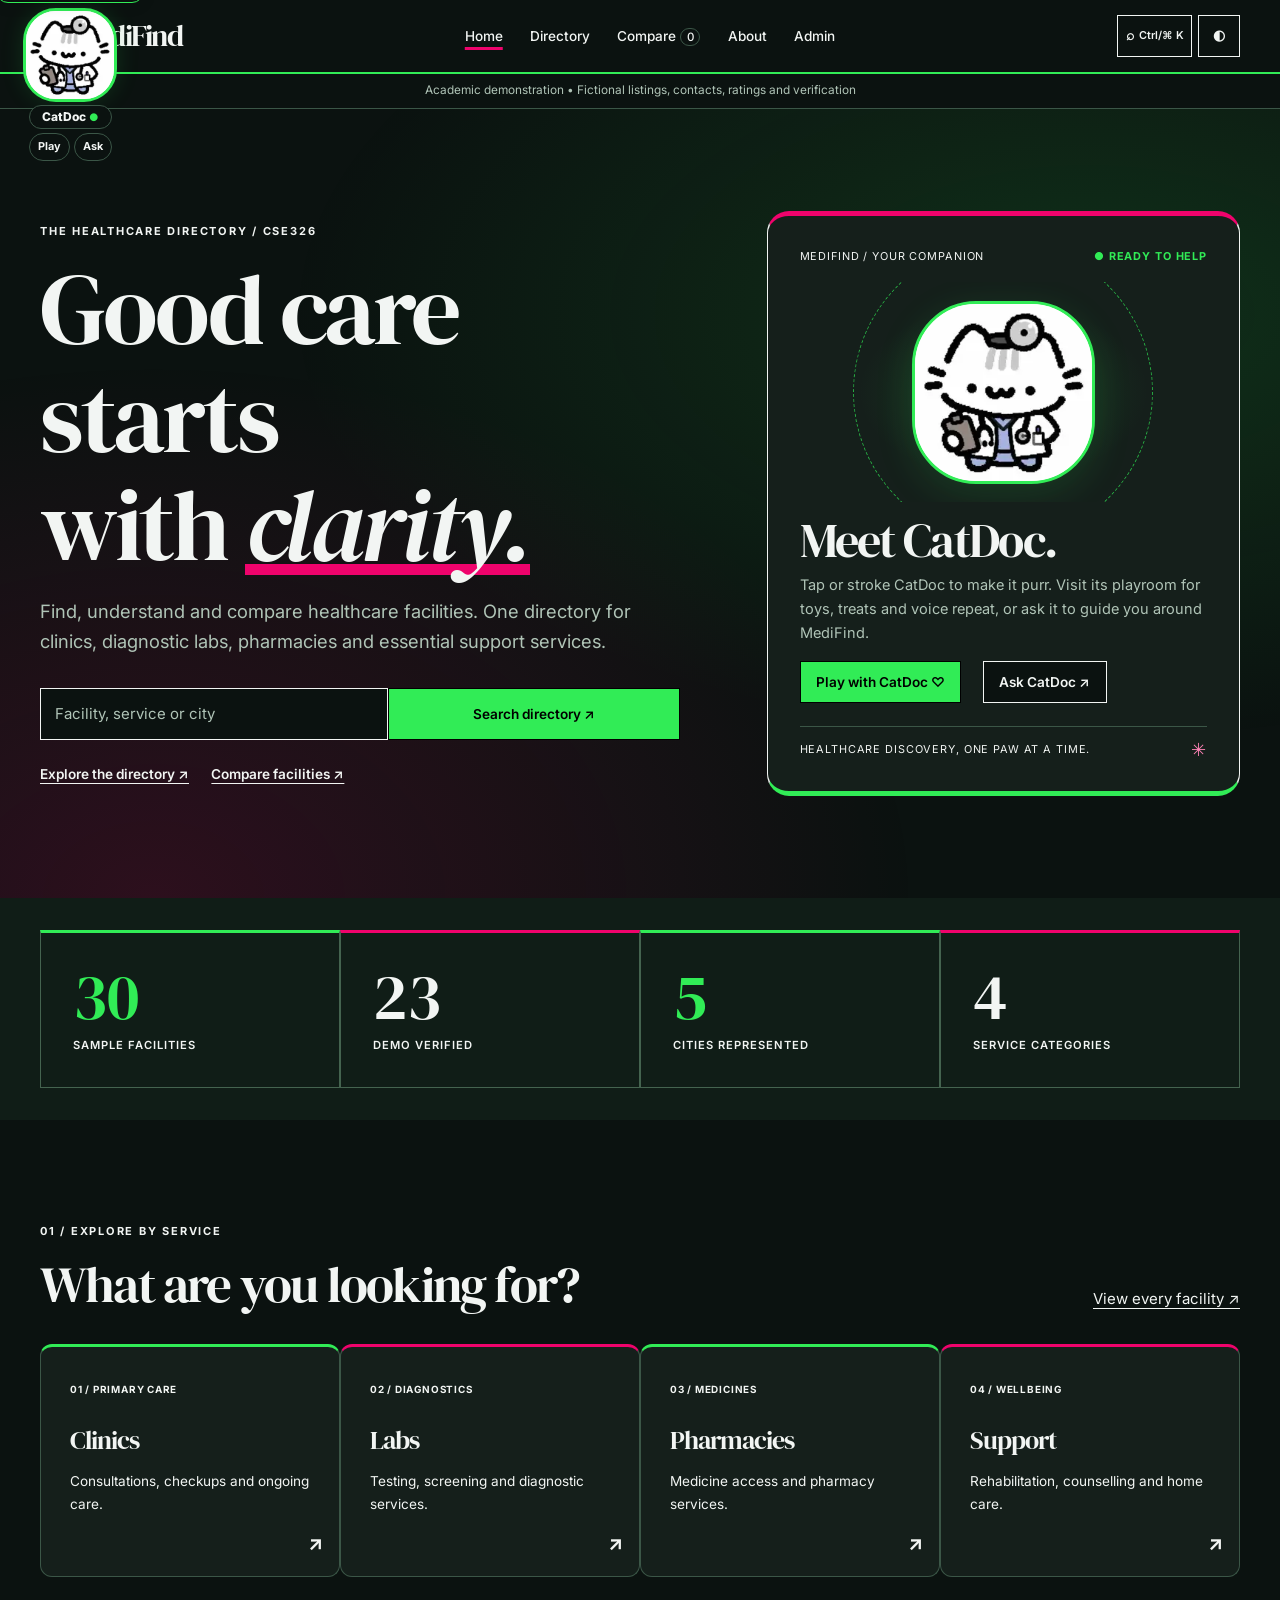
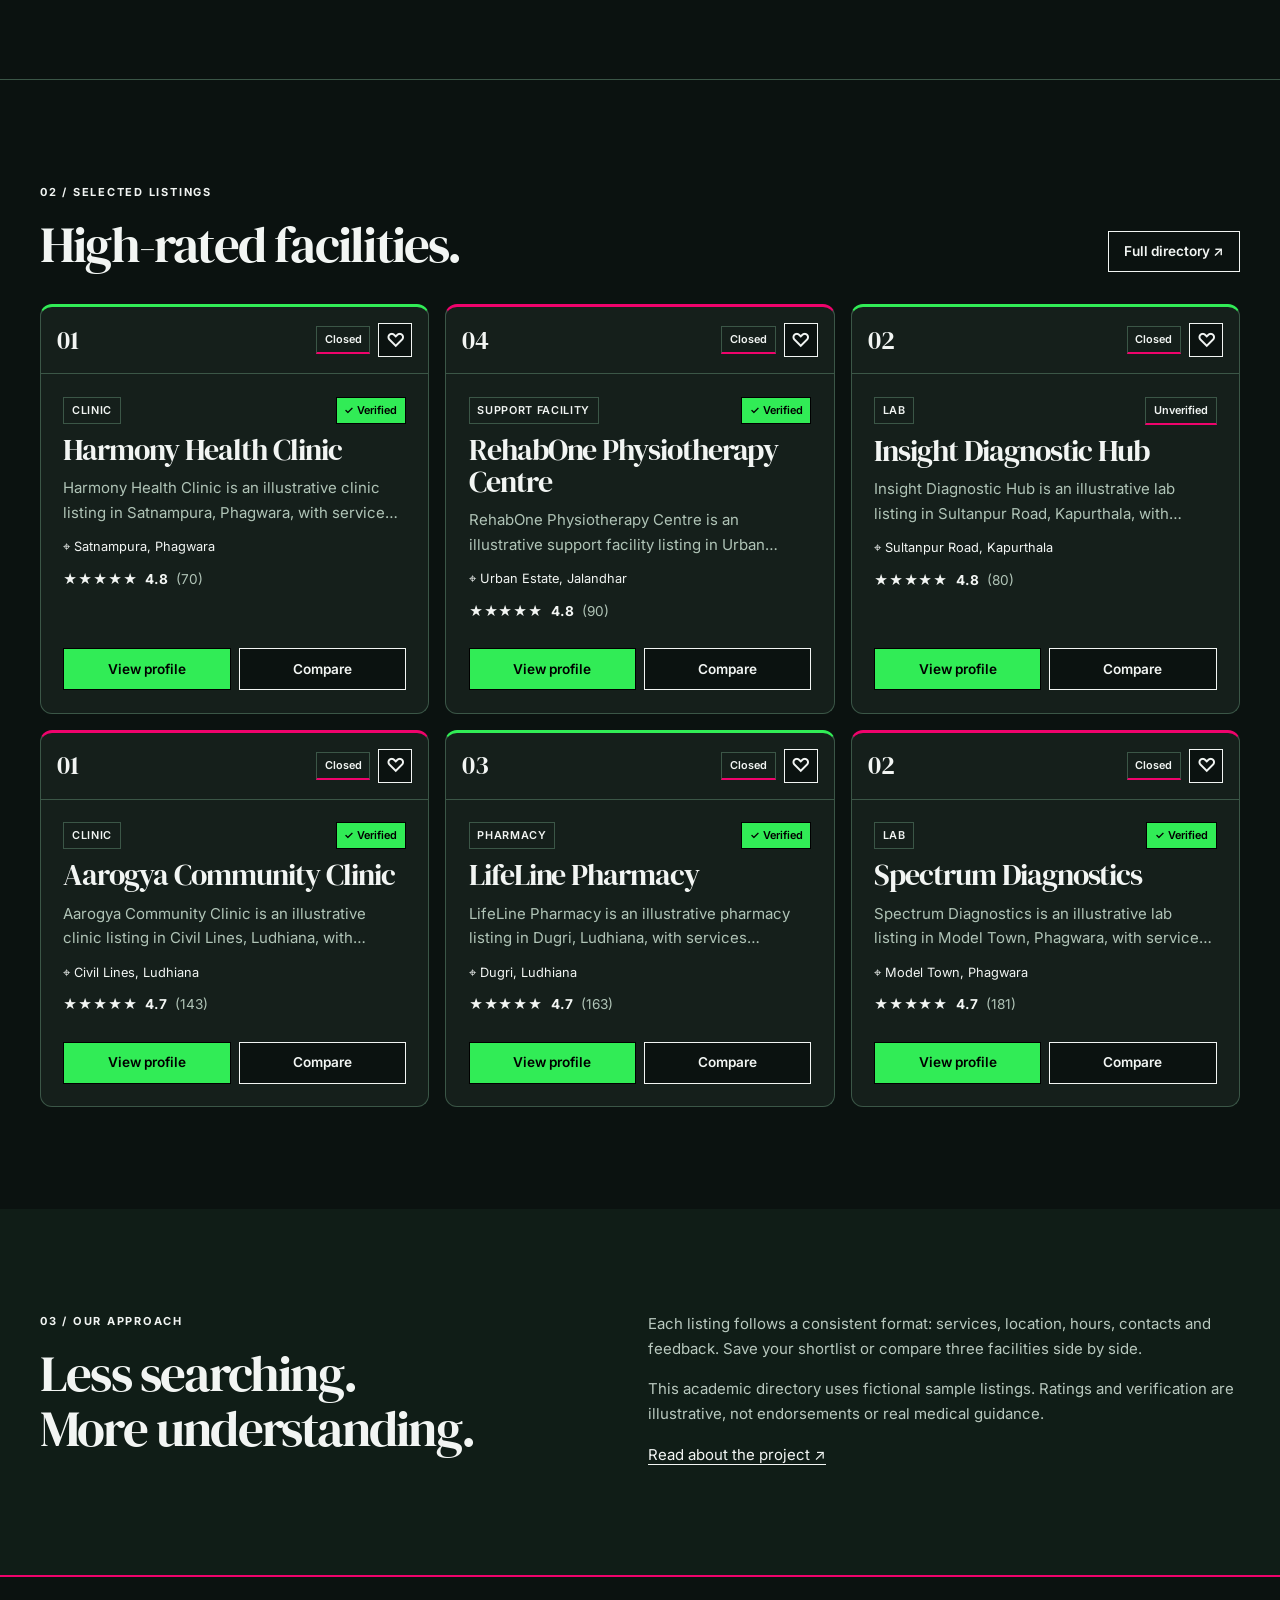
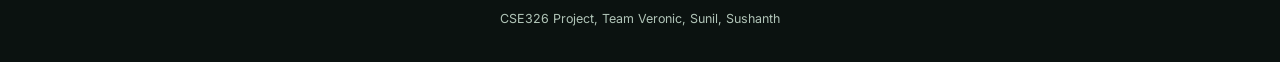
<file: index.html>
<!DOCTYPE html>
<html lang="en" data-theme="dark" data-base=".">
<head>
  <meta charset="UTF-8">
  <meta name="viewport" content="width=device-width, initial-scale=1.0">
  <meta name="description" content="Explore and compare healthcare resources with MediFind, a CSE326 demonstration directory.">
  <meta name="theme-color" content="#0B1210">
  <title>MediFind — A clearer way to find care</title>
  <link rel="stylesheet" href="css/style.css">
</head>
<body>
  <header class="site-header" data-site-header></header>
  <main id="main" class="main">
    <section class="hero">
      <div class="container hero-grid">
        <div class="hero-copy reveal">
          <span class="kicker">The healthcare directory / CSE326</span>
          <h1>Good care starts<br>with <em>clarity.</em></h1>
          <p>Find, understand and compare healthcare facilities. One directory for clinics, diagnostic labs, pharmacies and essential support services.</p>
          <form class="hero-search" data-hero-search role="search">
            <input type="search" aria-label="Search MediFind" placeholder="Facility, service or city">
            <button class="btn btn-primary" type="submit">Search directory ↗</button>
          </form>
          <div class="hero-actions"><a href="pages/directory.html">Explore the directory ↗</a><a href="pages/compare.html">Compare facilities ↗</a></div>
        </div>
        <aside class="hero-visual catdoc-hero reveal" aria-label="Meet CatDoc">
          <div class="visual-top"><span>MEDIFIND / YOUR COMPANION</span><span class="catdoc-online">● Ready to help</span></div>
          <div class="catdoc-stage"><div class="catdoc-orbit" aria-hidden="true"></div><img src="assets/catdoc.webp" width="240" height="240" alt="CatDoc, a cute doctor cat holding a clipboard and wearing a stethoscope"></div><h2>Meet CatDoc.</h2><p>Tap or stroke CatDoc to make it purr. Visit its playroom for toys, treats and voice repeat, or ask it to guide you around MediFind.</p><div class="hero-actions"><button class="btn btn-primary" type="button" data-pet-open>Play with CatDoc ♡</button><button class="btn" type="button" data-catdoc-open>Ask CatDoc ↗</button></div>
          <div class="visual-bottom"><span>Healthcare discovery, one paw at a time.</span><span>✳</span></div>
        </aside>
      </div>
    </section>
    <section class="inverse-section section-tight" aria-label="Directory statistics">
      <div class="container stats-grid reveal">
        <div class="stat-card"><strong data-counter="facilities">30</strong><span>Sample facilities</span></div>
        <div class="stat-card"><strong data-counter="verified">—</strong><span>Demo verified</span></div>
        <div class="stat-card"><strong data-counter="cities">—</strong><span>Cities represented</span></div>
        <div class="stat-card"><strong data-counter="categories">4</strong><span>Service categories</span></div>
      </div>
    </section>
    <section class="section"><div class="container">
      <div class="section-heading reveal"><div><span class="kicker">01 / Explore by service</span><h2>What are you looking for?</h2></div><a href="pages/directory.html">View every facility ↗</a></div>
      <div class="category-grid">
        <a class="category-tile reveal" href="pages/directory.html?category=Clinic"><span>01 / PRIMARY CARE</span><h3>Clinics</h3><p>Consultations, checkups and ongoing care.</p><b aria-hidden="true">↗</b></a>
        <a class="category-tile reveal" href="pages/directory.html?category=Lab"><span>02 / DIAGNOSTICS</span><h3>Labs</h3><p>Testing, screening and diagnostic services.</p><b aria-hidden="true">↗</b></a>
        <a class="category-tile reveal" href="pages/directory.html?category=Pharmacy"><span>03 / MEDICINES</span><h3>Pharmacies</h3><p>Medicine access and pharmacy services.</p><b aria-hidden="true">↗</b></a>
        <a class="category-tile reveal" href="pages/directory.html?category=Support%20Facility"><span>04 / WELLBEING</span><h3>Support</h3><p>Rehabilitation, counselling and home care.</p><b aria-hidden="true">↗</b></a>
      </div>
    </div></section>
    <section class="section feature-section"><div class="container">
      <div class="section-heading reveal"><div><span class="kicker">02 / Selected listings</span><h2>High-rated facilities.</h2></div><a class="btn btn-ghost" href="pages/directory.html">Full directory ↗</a></div>
      <div class="cards-grid" data-featured><div class="skeleton"></div><div class="skeleton"></div><div class="skeleton"></div></div>
    </div></section>
    <section class="section inverse-section"><div class="container about-grid reveal">
      <div><span class="kicker">03 / Our approach</span><h2>Less searching.<br>More understanding.</h2></div>
      <div><p>Each listing follows a consistent format: services, location, hours, contacts and feedback. Save your shortlist or compare three facilities side by side.</p><p>This academic directory uses fictional sample listings. Ratings and verification are illustrative, not endorsements or real medical guidance.</p><a href="pages/about.html">Read about the project ↗</a></div>
    </div></section>
  </main>
  <footer class="site-footer" data-site-footer></footer>
  <script type="module" src="js/app.js"></script>
  <script type="module" src="js/home.js"></script>
</body>
</html>
</file>
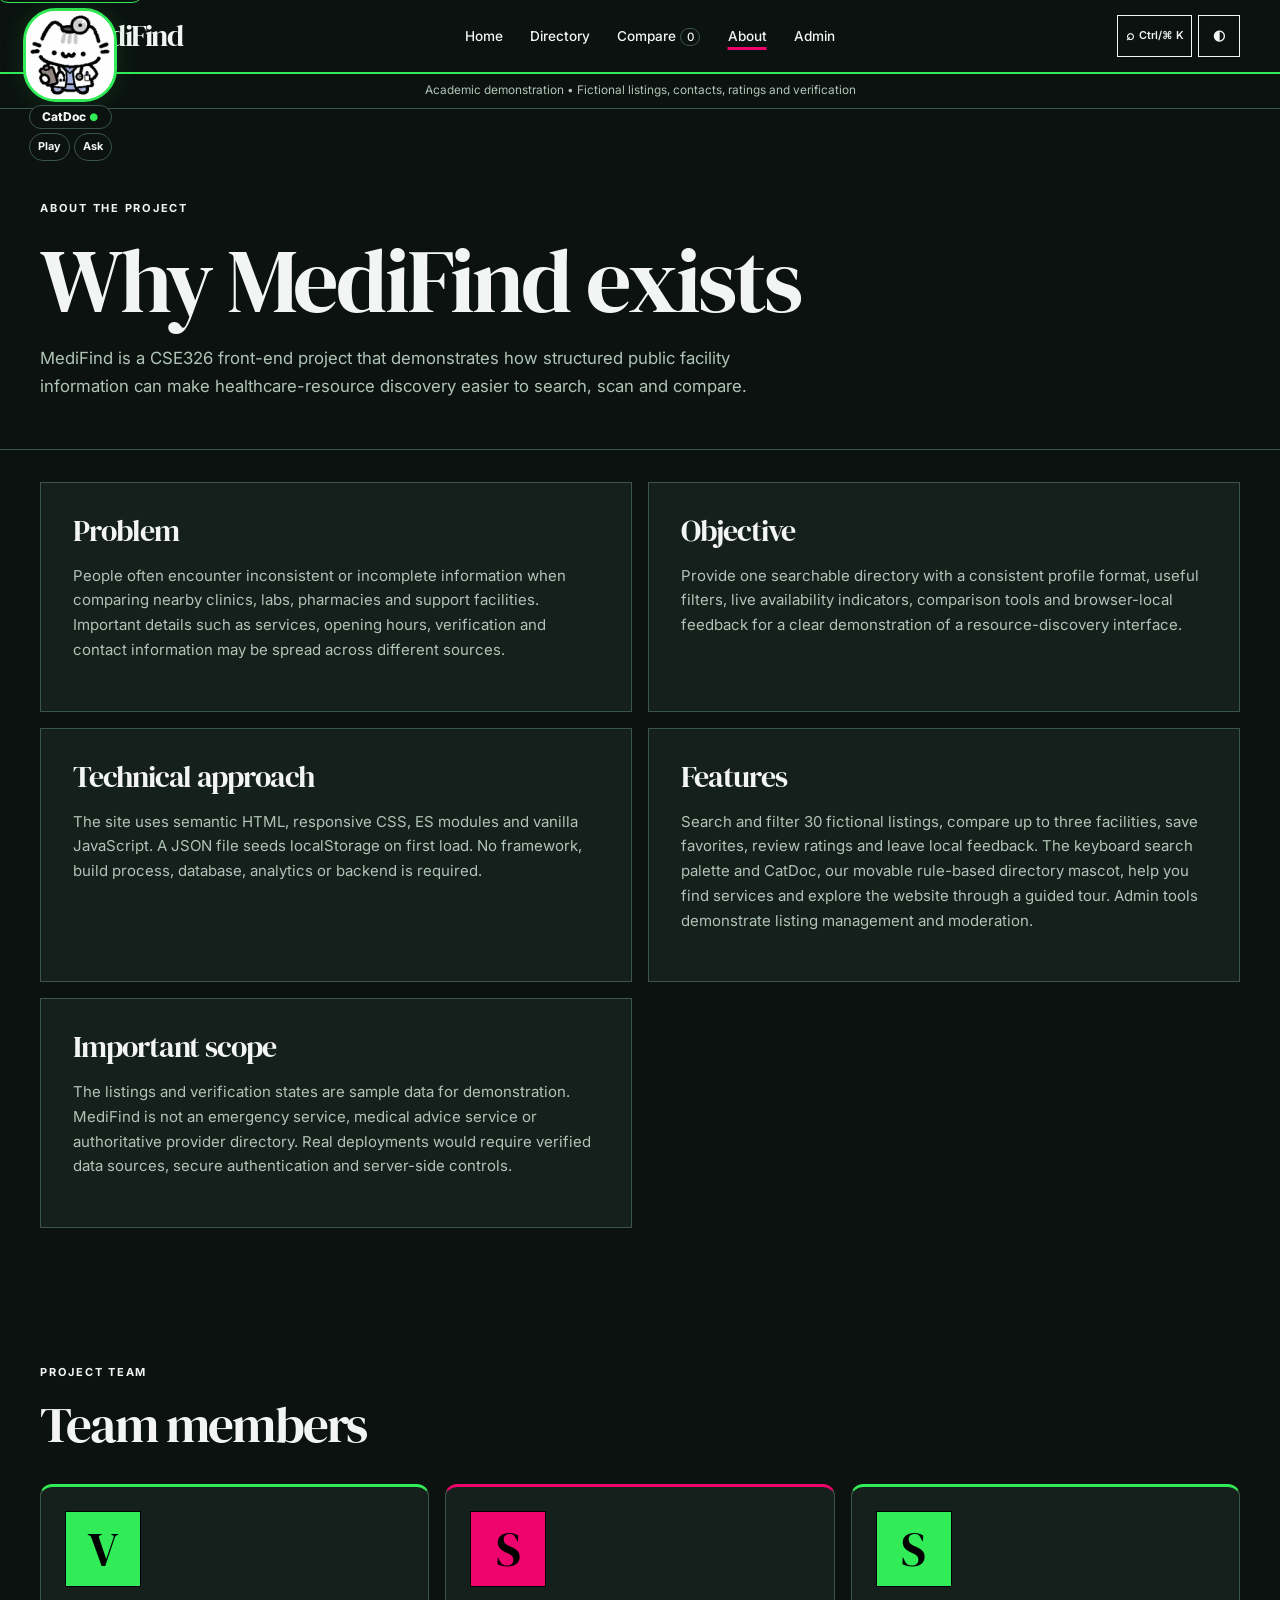
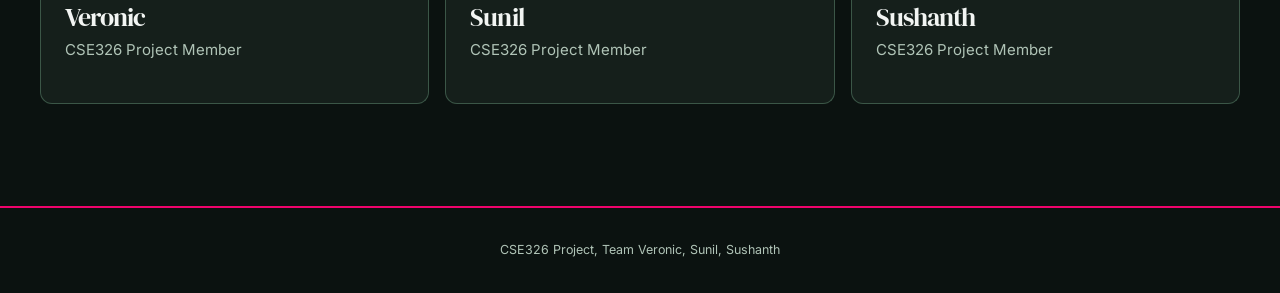
<file: pages/about.html>
<!DOCTYPE html>
<html lang="en" data-theme="dark" data-base="..">
<head>

  <meta charset="UTF-8">
  <meta name="viewport" content="width=device-width, initial-scale=1.0">
  <meta name="description" content="MediFind is a CSE326 health facility resource directory for comparing clinics, labs, pharmacies and support facilities.">
  <meta name="theme-color" content="#0B1210">

  <title>About · MediFind</title>
  <link rel="stylesheet" href="../css/style.css">
</head>
<body>
  <header class="site-header" data-site-header></header>
  <main class="main" id="main">
    <section class="page-hero"><div class="container"><span class="kicker">About the project</span><h1 class="">Why MediFind exists</h1><p>MediFind is a CSE326 front-end project that demonstrates how structured public facility information can make healthcare-resource discovery easier to search, scan and compare.</p></div></section>
    <section class="section-tight"><div class="container about-grid">
      <article class="panel reveal"><h2>Problem</h2><p class="muted">People often encounter inconsistent or incomplete information when comparing nearby clinics, labs, pharmacies and support facilities. Important details such as services, opening hours, verification and contact information may be spread across different sources.</p></article>
      <article class="panel reveal"><h2>Objective</h2><p class="muted">Provide one searchable directory with a consistent profile format, useful filters, live availability indicators, comparison tools and browser-local feedback for a clear demonstration of a resource-discovery interface.</p></article>
      <article class="panel reveal"><h2>Technical approach</h2><p class="muted">The site uses semantic HTML, responsive CSS, ES modules and vanilla JavaScript. A JSON file seeds localStorage on first load. No framework, build process, database, analytics or backend is required.</p></article>
      <article class="panel reveal"><h2>Features</h2><p class="muted">Search and filter 30 fictional listings, compare up to three facilities, save favorites, review ratings and leave local feedback. The keyboard search palette and CatDoc, our movable rule-based directory mascot, help you find services and explore the website through a guided tour. Admin tools demonstrate listing management and moderation.</p></article><article class="panel reveal"><h2>Important scope</h2><p class="muted">The listings and verification states are sample data for demonstration. MediFind is not an emergency service, medical advice service or authoritative provider directory. Real deployments would require verified data sources, secure authentication and server-side controls.</p></article>
    </div></section>
    <section class="section"><div class="container"><div class="section-heading reveal"><div><span class="kicker">Project team</span><h2>Team members</h2></div></div><div class="team-grid"><article class="team-card reveal"><div class="avatar-placeholder" aria-hidden="true">V</div><h3>Veronic</h3><p class="muted">CSE326 Project Member</p></article><article class="team-card reveal"><div class="avatar-placeholder" aria-hidden="true">S</div><h3>Sunil</h3><p class="muted">CSE326 Project Member</p></article><article class="team-card reveal"><div class="avatar-placeholder" aria-hidden="true">S</div><h3>Sushanth</h3><p class="muted">CSE326 Project Member</p></article></div></div></section>
  </main>
  <footer class="site-footer" data-site-footer></footer>
  <script type="module" src="../js/app.js"></script>
</body>
</html>
</file>
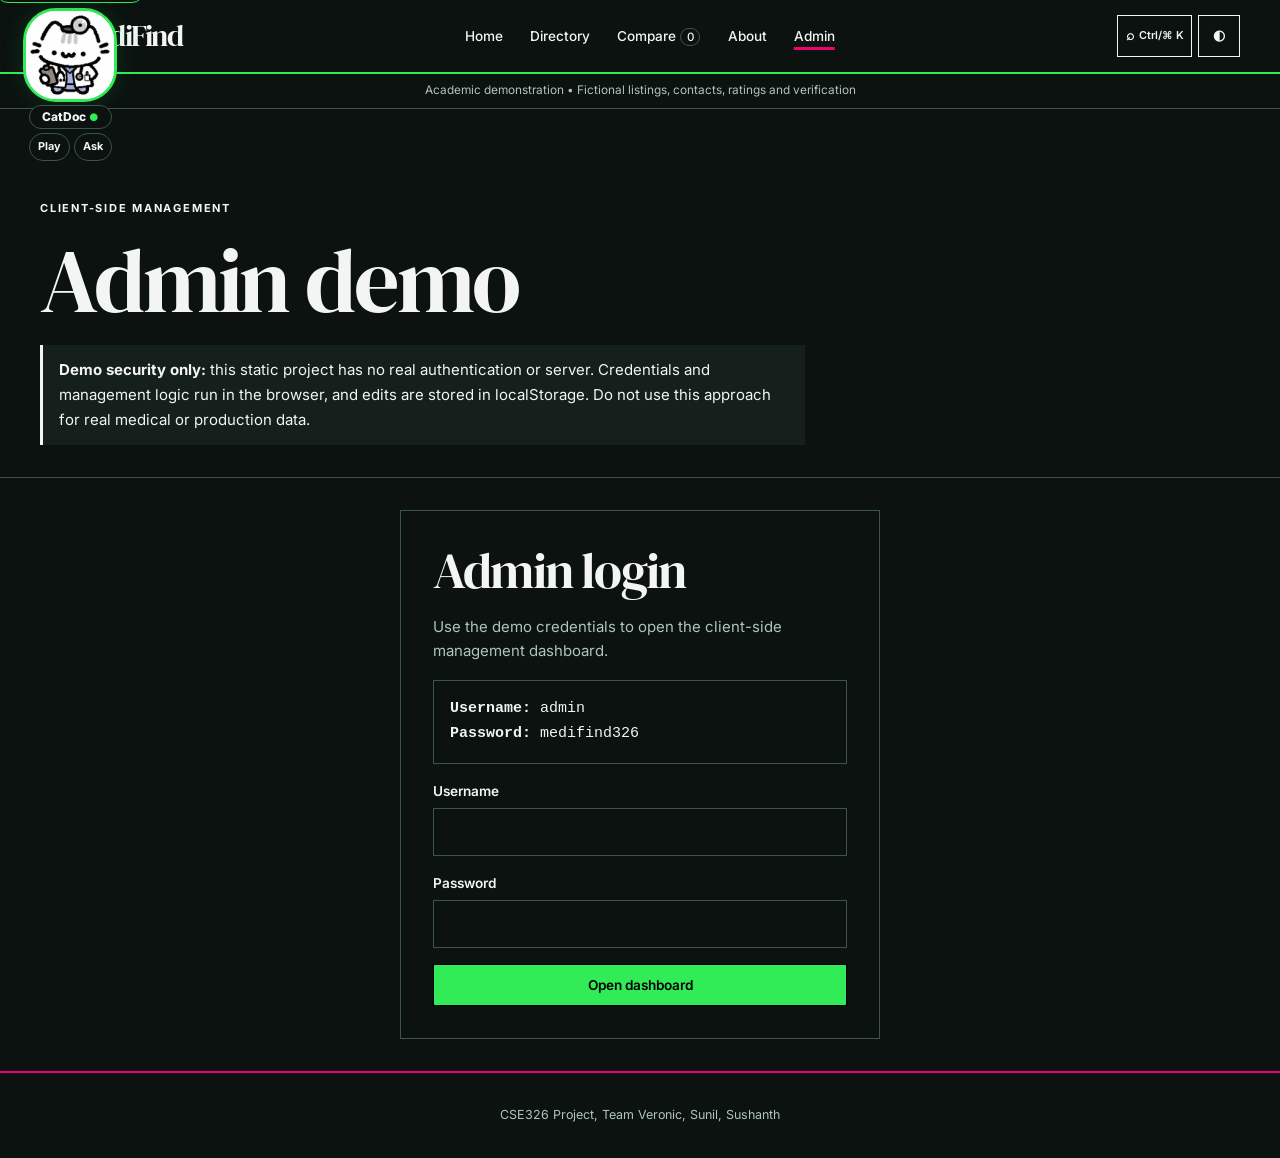
<file: pages/admin.html>
<!DOCTYPE html>
<html lang="en" data-theme="dark" data-base="..">
<head>

  <meta charset="UTF-8">
  <meta name="viewport" content="width=device-width, initial-scale=1.0">
  <meta name="description" content="MediFind is a CSE326 health facility resource directory for comparing clinics, labs, pharmacies and support facilities.">
  <meta name="theme-color" content="#0B1210">

  <title>Admin demo · MediFind</title>
  <link rel="stylesheet" href="../css/style.css">
</head>
<body>
  <header class="site-header" data-site-header></header>
  <main class="main" id="main">
    <section class="page-hero"><div class="container"><span class="kicker">Client-side management</span><h1 class="">Admin demo</h1><div class="admin-warning"><strong>Demo security only:</strong> this static project has no real authentication or server. Credentials and management logic run in the browser, and edits are stored in localStorage. Do not use this approach for real medical or production data.</div></div></section>

    <section class="section-tight" data-admin-login><div class="container"><div class="login-card"><h2>Admin login</h2><p class="muted">Use the demo credentials to open the client-side management dashboard.</p><div class="credentials"><strong>Username:</strong> admin<br><strong>Password:</strong> medifind326</div><form><label>Username<input name="username" autocomplete="username" required></label><label>Password<input name="password" type="password" autocomplete="current-password" required></label><button class="btn btn-primary" type="submit">Open dashboard</button></form></div></div></section>

    <section class="section-tight" data-admin-dashboard hidden><div class="container">
      <div class="admin-toolbar"><div><h2>Facility management</h2><p class="muted">Add, edit, delete, verify and moderate browser-local demo content.</p></div><div><button class="btn btn-primary" data-add-facility>＋ Add facility</button> <button class="btn btn-ghost" data-admin-logout>Log out</button></div></div>
      <div class="admin-stats"><div class="stat-card"><strong data-admin-stat="facilities">0</strong><span>Facilities</span></div><div class="stat-card"><strong data-admin-stat="verified">0</strong><span>Verified</span></div><div class="stat-card"><strong data-admin-stat="feedback">0</strong><span>Local feedback</span></div></div>
      <div class="section-tight"><div class="table-wrap"><table class="admin-table"><thead><tr><th>Facility</th><th>Category</th><th>City</th><th>Rating</th><th>Verification</th><th>Actions</th></tr></thead><tbody data-admin-table></tbody></table></div></div>
      <div class="about-grid"><section class="panel"><h2>Feedback moderation</h2><div data-feedback-admin></div></section><section class="panel"><h2>Reset demo</h2><p class="muted">Restore the original 30 JSON facilities and remove local edits, favorites, comparisons and feedback stored in this browser.</p><button class="btn btn-ghost" data-reset-demo>Reset all demo data</button></section></div>
    </div></section>

    <dialog class="editor-dialog" id="facility-editor" aria-labelledby="editor-title"><form method="dialog"><div class="dialog-head"><h2 id="editor-title" data-editor-title>Add facility</h2><button type="button" class="icon-btn" data-close-editor aria-label="Close">×</button></div><div class="form-grid">
      <label>Name<input name="name" required></label><label>Category<select name="category"><option>Clinic</option><option>Lab</option><option>Pharmacy</option><option>Support Facility</option></select></label>
      <label>Area<input name="area" required></label><label>City<input name="city" required></label>
      <label class="full">Address<input name="address" required></label><label>Phone<input name="phone" required></label><label>Email<input name="email" type="email" required></label>
      <label>Website<input name="website" type="url" required placeholder="https://example.com"></label>
      <label class="full">Services, comma-separated<input name="services" required></label><label class="full">Description<textarea name="description" rows="3" required></textarea></label>
      <p class="full muted">Hours format: 09:00-18:00, 24 Hours or Closed (IST).</p><label>Mon hours<input name="Mon" value="09:00-18:00" required></label><label>Tue hours<input name="Tue" value="09:00-18:00" required></label><label>Wed hours<input name="Wed" value="09:00-18:00" required></label><label>Thu hours<input name="Thu" value="09:00-18:00" required></label><label>Fri hours<input name="Fri" value="09:00-18:00" required></label><label>Sat hours<input name="Sat" value="09:00-18:00" required></label><label>Sun hours<input name="Sun" value="Closed" required></label><label class="toggle-chip"><input name="verified" type="checkbox"> Verified</label>
    </div><div class="dialog-actions"><button class="btn btn-primary" type="submit">Save facility</button></div></form></dialog>
  </main>
  <footer class="site-footer" data-site-footer></footer>
  <script type="module" src="../js/app.js"></script>
  <script type="module" src="../js/admin.js"></script>
</body>
</html>
</file>
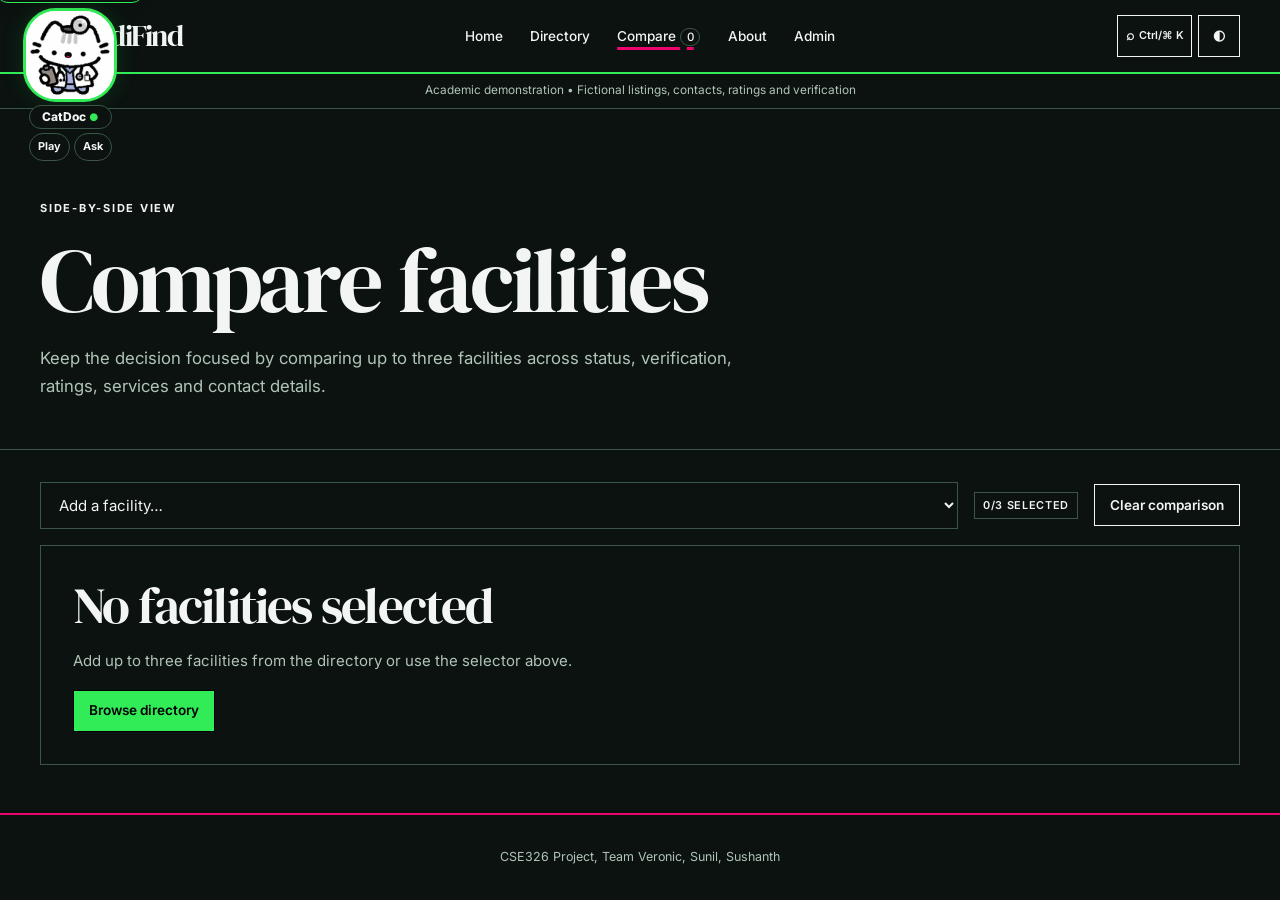
<file: pages/compare.html>
<!DOCTYPE html>
<html lang="en" data-theme="dark" data-base="..">
<head>

  <meta charset="UTF-8">
  <meta name="viewport" content="width=device-width, initial-scale=1.0">
  <meta name="description" content="MediFind is a CSE326 health facility resource directory for comparing clinics, labs, pharmacies and support facilities.">
  <meta name="theme-color" content="#0B1210">

  <title>Compare facilities · MediFind</title>
  <link rel="stylesheet" href="../css/style.css">
</head>
<body>
  <header class="site-header" data-site-header></header>
  <main class="main" id="main">
    <section class="page-hero"><div class="container"><span class="kicker">Side-by-side view</span><h1 class="">Compare facilities</h1><p>Keep the decision focused by comparing up to three facilities across status, verification, ratings, services and contact details.</p></div></section>
    <section class="section-tight"><div class="container">
      <div class="compare-controls"><select id="compare-picker" aria-label="Add a facility to compare"><option value="">Loading…</option></select><span class="category-chip" data-compare-limit>0/3 selected</span><button class="btn btn-ghost" type="button" data-clear-compare>Clear comparison</button></div>
      <div data-compare-root></div>
    </div></section>
  </main>
  <footer class="site-footer" data-site-footer></footer>
  <script type="module" src="../js/app.js"></script>
  <script type="module" src="../js/compare.js"></script>
</body>
</html>
</file>
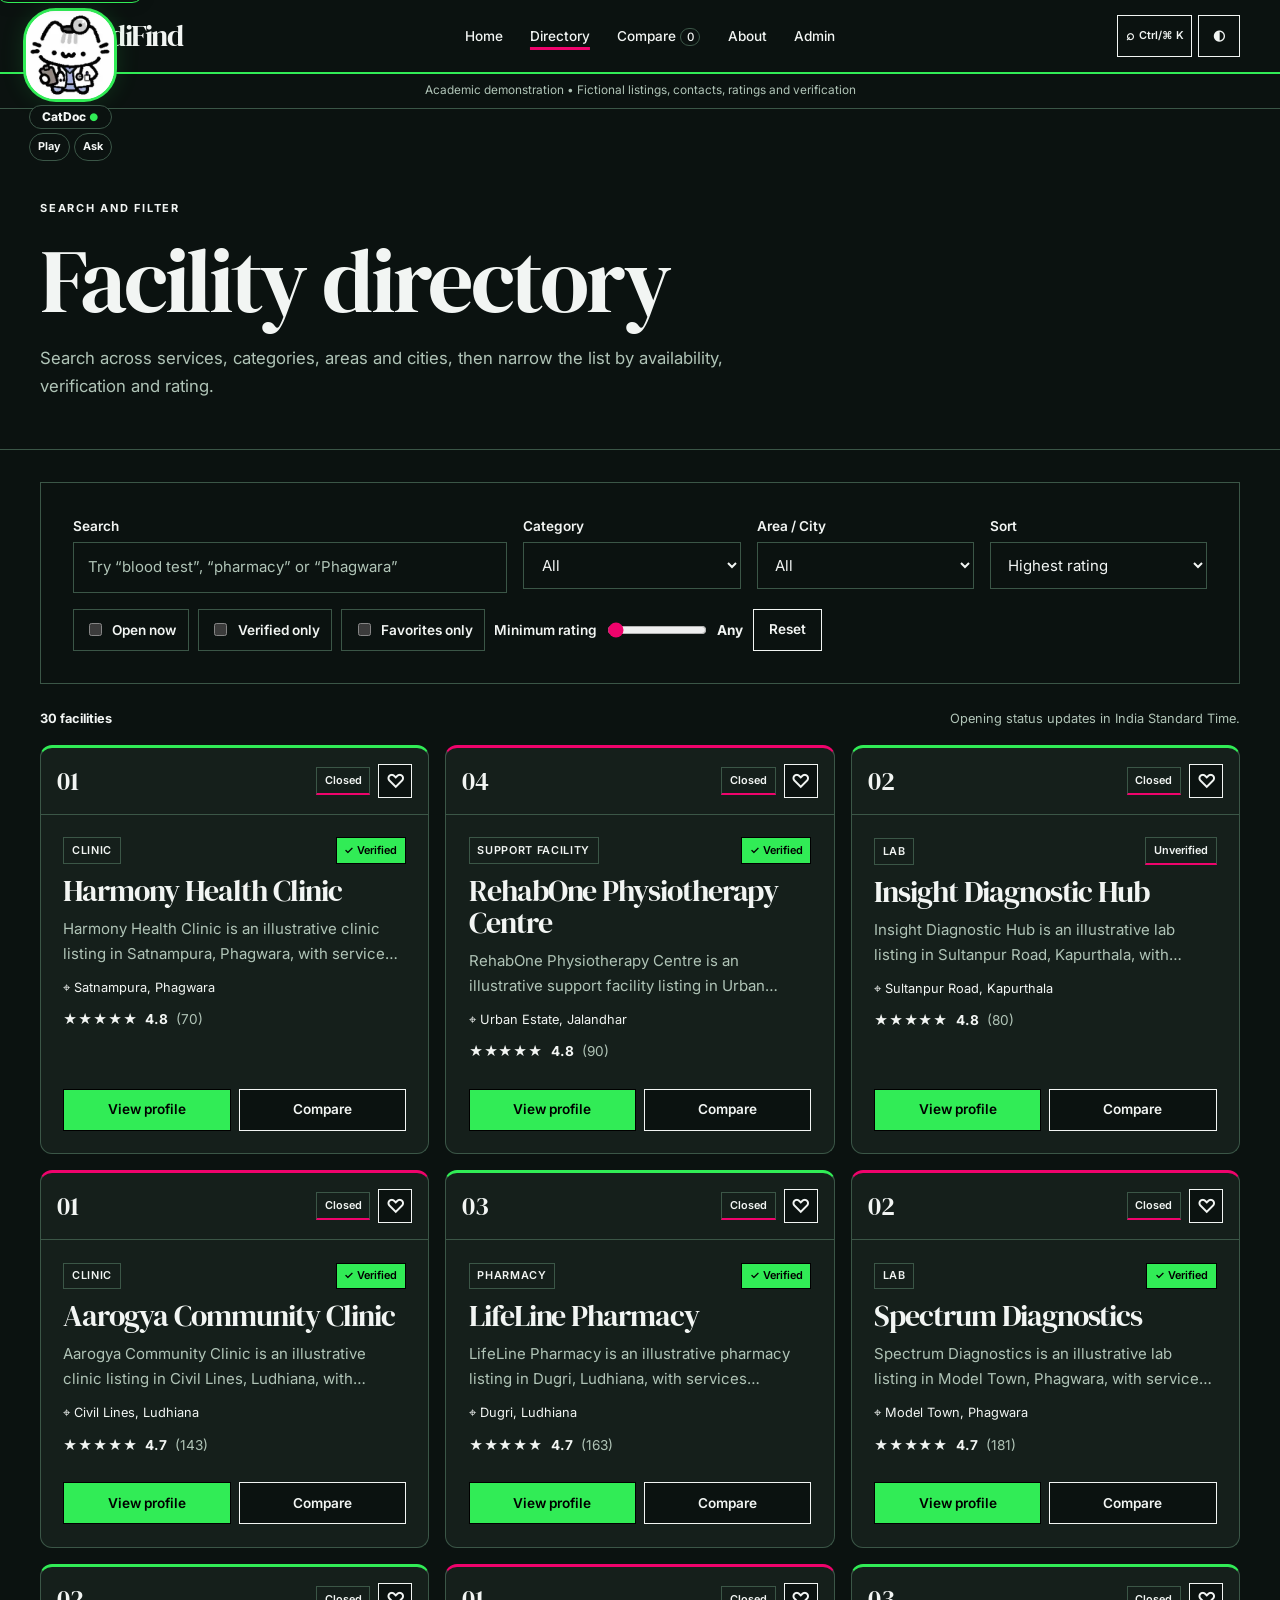
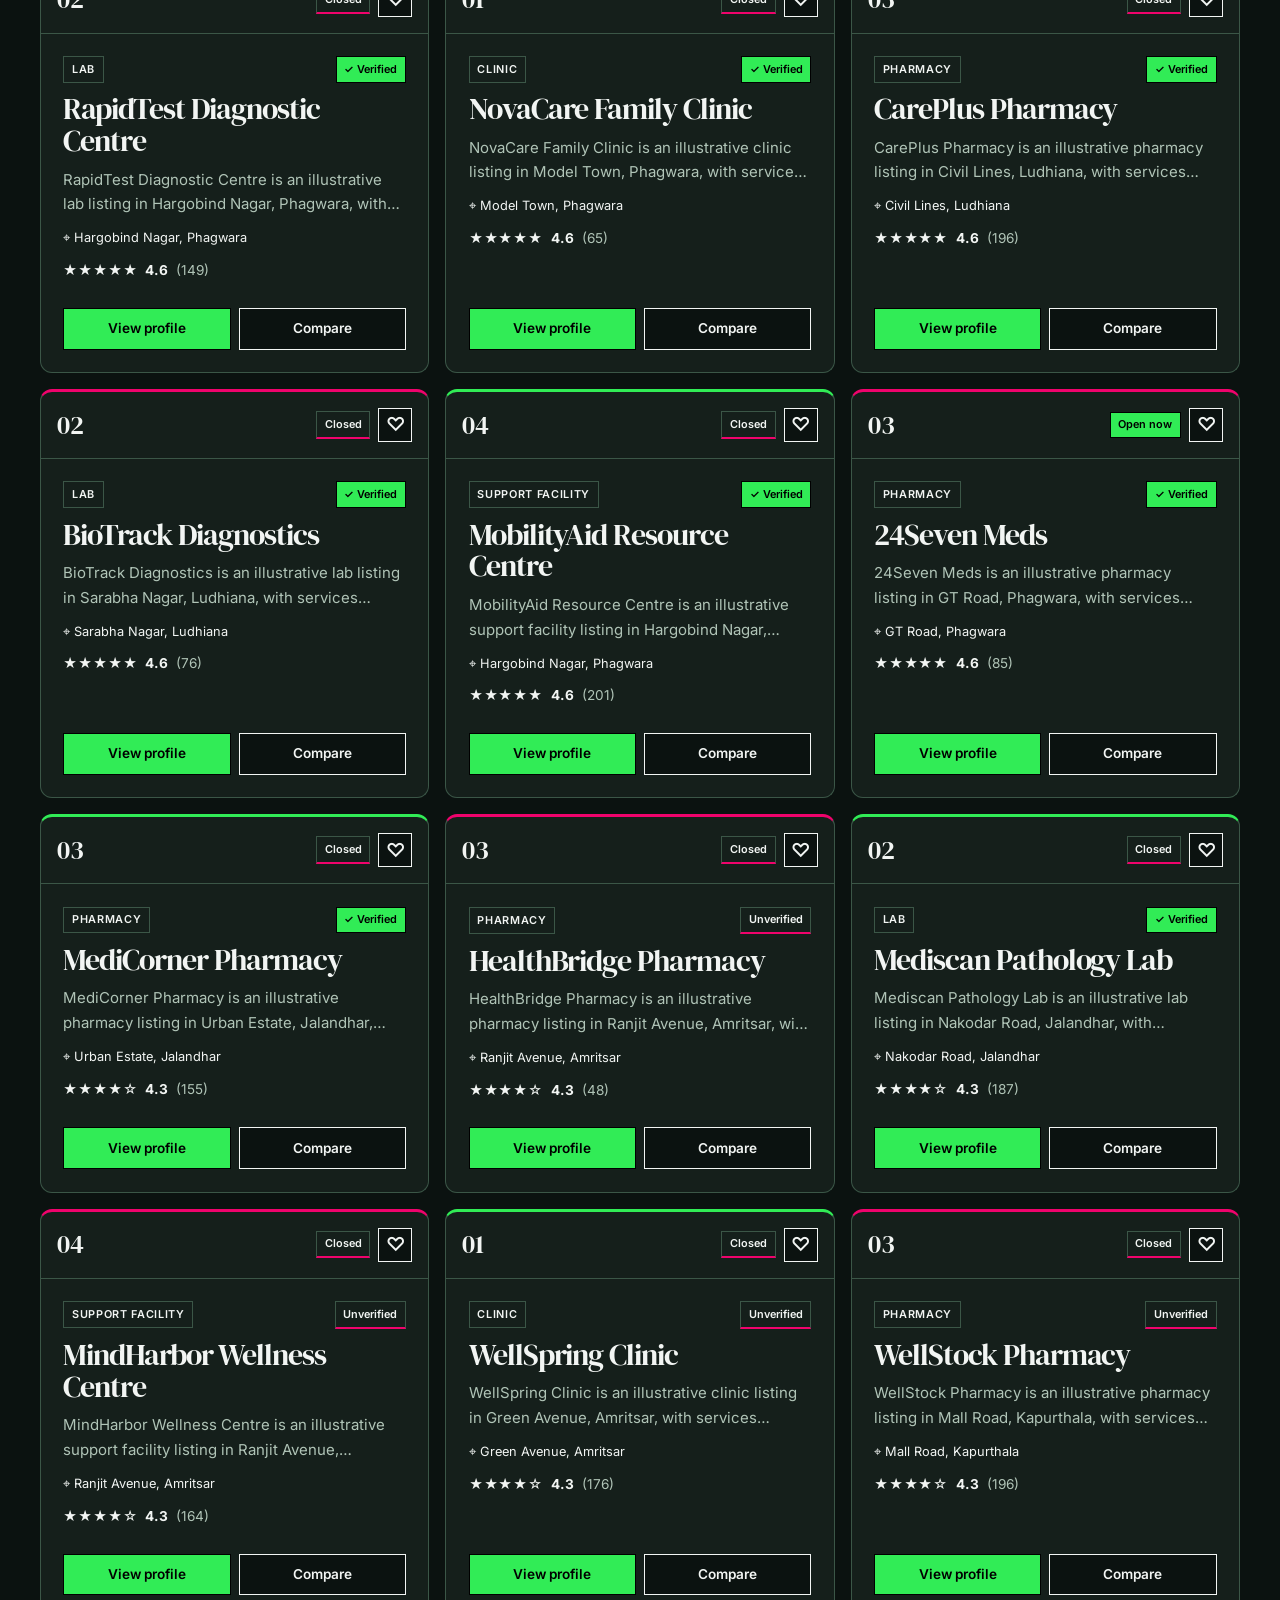
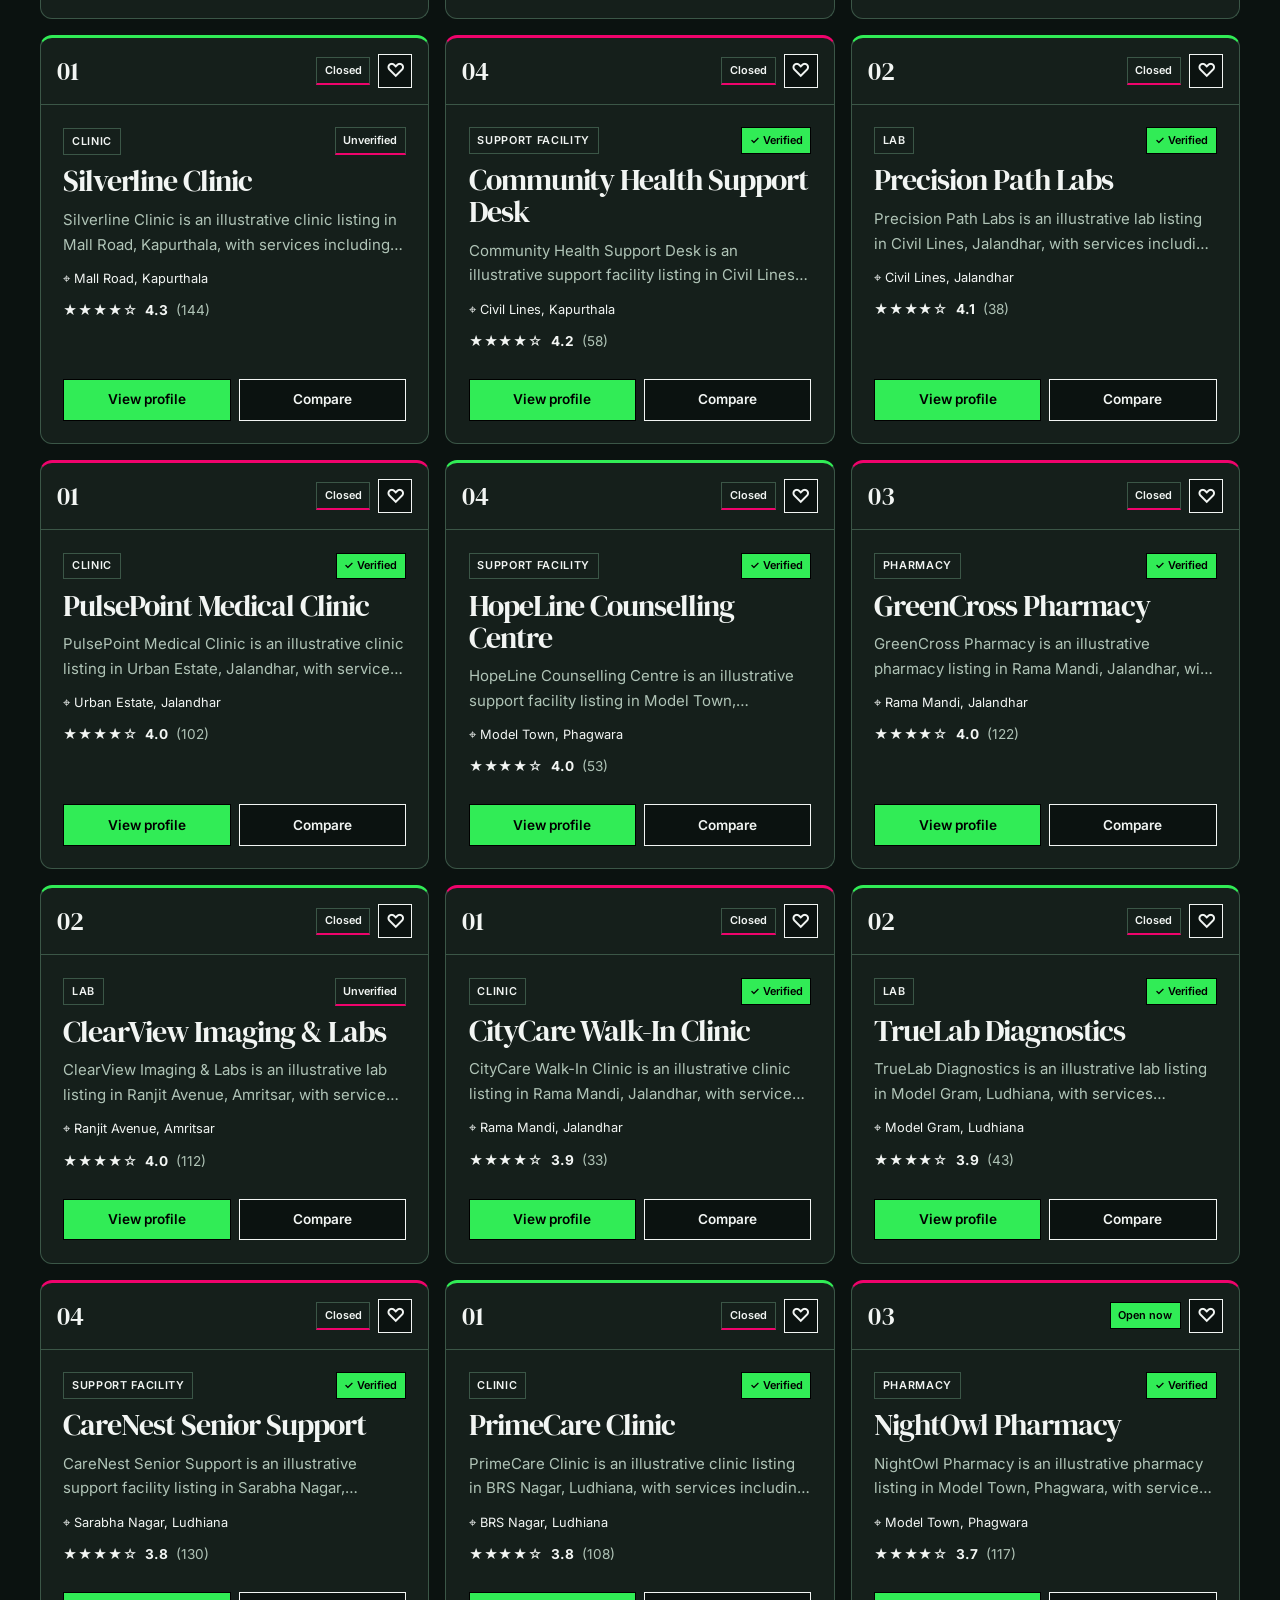
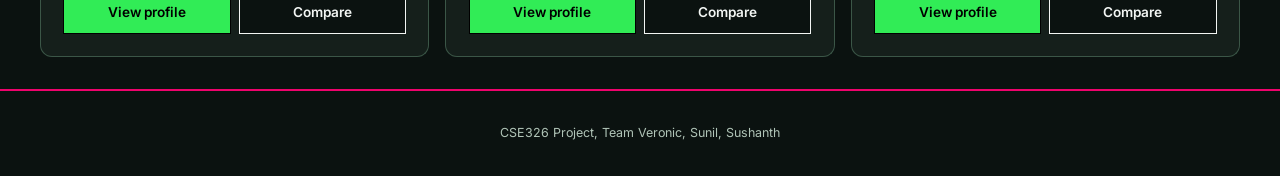
<file: pages/directory.html>
<!DOCTYPE html>
<html lang="en" data-theme="dark" data-base="..">
<head>

  <meta charset="UTF-8">
  <meta name="viewport" content="width=device-width, initial-scale=1.0">
  <meta name="description" content="MediFind is a CSE326 health facility resource directory for comparing clinics, labs, pharmacies and support facilities.">
  <meta name="theme-color" content="#0B1210">

  <title>Directory · MediFind</title>
  <link rel="stylesheet" href="../css/style.css">
</head>
<body>
  <header class="site-header" data-site-header></header>
  <main class="main" id="main">
    <section class="page-hero"><div class="container"><span class="kicker">Search and filter</span><h1 class="">Facility directory</h1><p>Search across services, categories, areas and cities, then narrow the list by availability, verification and rating.</p></div></section>
    <section class="section-tight"><div class="container">
      <div class="filters-panel" data-filters>
        <div class="search-wrap"><label for="directory-search">Search</label><input id="directory-search" type="search" autocomplete="off" placeholder="Try “blood test”, “pharmacy” or “Phagwara”"><div class="search-suggestions" data-suggestions hidden></div></div>
        <div class="filter-field"><label for="filter-category">Category</label><select id="filter-category"><option>All</option><option>Clinic</option><option>Lab</option><option>Pharmacy</option><option>Support Facility</option></select></div>
        <div class="filter-field"><label for="filter-area">Area / City</label><select id="filter-area"><option>All</option></select></div>
        <div class="filter-field"><label for="sort-by">Sort</label><select id="sort-by"><option value="rating-desc">Highest rating</option><option value="reviews-desc">Most reviewed</option><option value="name-asc">Name A–Z</option><option value="name-desc">Name Z–A</option></select></div>
        <div class="filter-toggles">
          <label class="toggle-chip"><input id="filter-open" type="checkbox"> Open now</label>
          <label class="toggle-chip"><input id="filter-verified" type="checkbox"> Verified only</label>
          <label class="toggle-chip"><input id="filter-favorites" type="checkbox"> Favorites only</label><label class="range-wrap">Minimum rating <input id="filter-rating" type="range" min="0" max="5" step="0.5" value="0"><strong data-rating-value>Any</strong></label>
          <button class="btn btn-ghost" type="button" data-reset-filters>Reset</button>
        </div>
      </div>
      <div class="result-bar"><strong data-result-count aria-live="polite">Loading facilities…</strong><span class="muted">Opening status updates in India Standard Time.</span></div>
      <div class="cards-grid" data-skeletons><div class="skeleton"></div><div class="skeleton"></div><div class="skeleton"></div><div class="skeleton"></div><div class="skeleton"></div><div class="skeleton"></div></div>
      <div class="cards-grid" data-directory-grid hidden></div>
    </div></section>
  </main>
  <footer class="site-footer" data-site-footer></footer>
  <script type="module" src="../js/app.js"></script>
  <script type="module" src="../js/directory.js"></script>
</body>
</html>
</file>
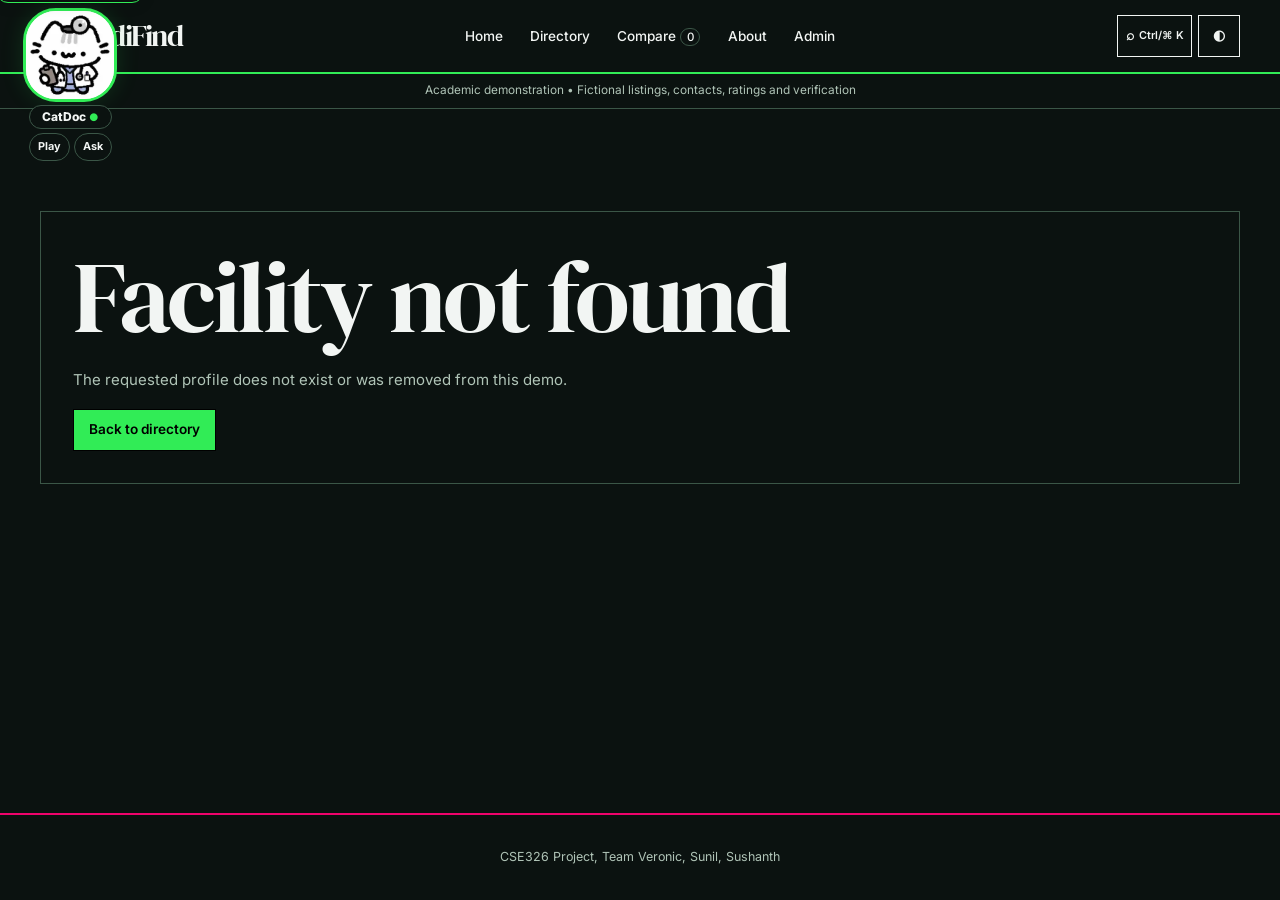
<file: pages/facility.html>
<!DOCTYPE html>
<html lang="en" data-theme="dark" data-base="..">
<head>

  <meta charset="UTF-8">
  <meta name="viewport" content="width=device-width, initial-scale=1.0">
  <meta name="description" content="MediFind is a CSE326 health facility resource directory for comparing clinics, labs, pharmacies and support facilities.">
  <meta name="theme-color" content="#0B1210">

  <title>Facility profile · MediFind</title>
  <link rel="stylesheet" href="../css/style.css">
</head>
<body>
  <header class="site-header" data-site-header></header>
  <main class="main" id="main">
    <section class="section"><div class="container">
      <div class="skeleton" data-facility-skeleton style="height:420px"></div>
      <div data-facility-detail hidden></div>
    </div></section>
  </main>
  <footer class="site-footer" data-site-footer></footer>
  <script type="module" src="../js/app.js"></script>
  <script type="module" src="../js/facility.js"></script>
</body>
</html>
</file>
<file: css/style.css>
/* Editorial theme, responsive layouts and shared interface components. */
@import url("https://fonts.googleapis.com/css2?family=DM+Serif+Display:ital@0;1&family=Inter:wght@400;500;600;700;800&display=swap");
:root {
  color-scheme: light;
  --bg: #ffffff;
  --fg: #000000;
  --muted: #525252;
  --line: #b8b8b8;
  --soft: #f2f2f2;
  --inverse: #000000;
  --inverse-text: #ffffff;
  --inverse-muted: #d1d1d1;
  --inverse-line: #666666;
  --overlay: #000000a6;
  --serif: "DM Serif Display", Georgia, serif;
  --sans: Inter, Arial, sans-serif;
  --width: 1240px;
}
:root[data-theme="dark"] {
  color-scheme: dark;
  --bg: #000000;
  --fg: #ffffff;
  --muted: #c4c4c4;
  --line: #666666;
  --soft: #191919;
  --inverse: #ffffff;
  --inverse-text: #000000;
  --inverse-muted: #444444;
  --inverse-line: #a0a0a0;
  --overlay: #000000a6;
}
*,*::before,*::after {
  box-sizing: border-box;
}
[hidden] {
  display: none !important;
}
html {
  scroll-behavior: smooth;
  scroll-padding-top: 95px;
}
body {
  margin: 0;
  background: var(--bg);
  color: var(--fg);
  font: 400 15px/1.65 var(--sans);
  min-height: 100vh;
  display: flex;
  flex-direction: column;
  animation: page-in .28s ease both;
}
@keyframes page-in {
  from {
    opacity: .35;
  }
  to {
    opacity: 1;
  }
}
body.page-leaving {
  opacity: 0;
  transition: opacity .13s ease;
}
.main {
  flex: 1;
  min-width: 0;
}
.container {
  width: min(var(--width),calc(100% - 40px));
  margin-inline: auto;
}
h1,h2,h3,p {
  margin: 0 0 1rem;
}
h1,h2,h3 {
  font-family: var(--serif);
  font-weight: 400;
  letter-spacing: -.035em;
  line-height: 1.08;
}
h1 {
  font-size: clamp(3.1rem,7.8vw,7.7rem);
}
h2 {
  font-size: clamp(2rem,4vw,3.6rem);
}
h3 {
  font-size: 1.65rem;
}
p {
  max-width: 68ch;
}
small {
  font-size: .8rem;
}
a {
  color: inherit;
  text-decoration: underline;
  text-underline-offset: 4px;
  text-decoration-thickness: 1px;
  transition: text-underline-offset .2s;
}
a:hover {
  text-underline-offset: 7px;
}
button,input,select,textarea {
  font: inherit;
  color: inherit;
}
button,a,input,select,textarea {
  -webkit-tap-highlight-color: transparent;
}
button {
  cursor: pointer;
}
button:disabled {
  opacity: .5;
  cursor: not-allowed;
}
button:focus-visible,a:focus-visible,input:focus-visible,select:focus-visible,textarea:focus-visible,[tabindex]:focus-visible {
  outline: 2px solid currentColor;
  outline-offset: 4px;
}
img {
  display: block;
  width: 100%;
  height: auto;
}
input,select,textarea {
  width: 100%;
  min-width: 0;
  border: 1px solid var(--line);
  background: var(--bg);
  color: var(--fg);
  padding: .75rem .85rem;
  border-radius: 0;
}
input::placeholder,textarea::placeholder {
  color: var(--muted);
}
input[type=checkbox],input[type=radio] {
  width: auto;
  accent-color: var(--fg);
}
input[type=range] {
  padding: 0;
  accent-color: var(--fg);
}
textarea {
  resize: vertical;
}
label {
  display: grid;
  gap: .35rem;
  font-size: .85rem;
  font-weight: 600;
}
fieldset {
  border: 1px solid var(--line);
  padding: 1rem;
  min-width: 0;
}
legend {
  padding: 0 .35rem;
}
.muted {
  color: var(--muted);
}
.kicker {
  display: block;
  font-size: .69rem;
  font-weight: 700;
  text-transform: uppercase;
  letter-spacing: .16em;
  margin-bottom: 1rem;
}
.section {
  padding: clamp(3.5rem,8vw,7rem) 0;
}
.section-tight {
  padding: 2rem 0;
}
.section-heading {
  display: flex;
  align-items: end;
  justify-content: space-between;
  gap: 1.5rem;
  flex-wrap: wrap;
  margin-bottom: 2rem;
}
.section-heading h2 {
  margin: 0;
}
.page-hero {
  padding: clamp(3rem,7vw,6rem) 0 2rem;
  border-bottom: 1px solid var(--line);
}
.page-hero h1 {
  font-size: clamp(3rem,7vw,6rem);
}
.page-hero p {
  color: var(--muted);
  font-size: 1.05rem;
}
.btn,.icon-btn,.text-btn {
  display: inline-flex;
  align-items: center;
  justify-content: center;
  gap: .35rem;
  text-decoration: none;
  border: 1px solid var(--fg);
  background: var(--bg);
  color: var(--fg);
  padding: .65rem .95rem;
  font-weight: 600;
  font-size: .85rem;
  line-height: 1.4;
  transition: background .18s,color .18s;
}
.btn-primary,.btn:hover,.icon-btn:hover,.text-btn:hover {
  background: var(--fg);
  color: var(--bg);
}
.btn-primary:hover {
  background: var(--bg);
  color: var(--fg);
}
.icon-btn {
  min-width: 42px;
  min-height: 42px;
  padding: .45rem;
}
.text-btn {
  border-color: var(--line);
  padding: .4rem .6rem;
}
.skip-link {
  position: fixed;
  left: 1rem;
  top: -100px;
  z-index: 100;
  background: var(--fg);
  color: var(--bg);
  padding: .8rem;
}
.skip-link:focus {
  top: .5rem;
}
.site-header {
  position: sticky;
  top: 0;
  background: var(--bg);
  z-index: 30;
  border-bottom: 1px solid var(--fg);
}
.site-nav {
  min-height: 72px;
  display: flex;
  align-items: center;
  gap: 1rem;
  justify-content: space-between;
  position: relative;
}
.brand {
  font-family: var(--serif);
  font-size: 1.9rem;
  letter-spacing: -.05em;
  display: flex;
  align-items: center;
  gap: .45rem;
  text-decoration: none;
  line-height: 1;
}
.brand-mark {
  font-family: var(--sans);
  display: grid;
  place-items: center;
  width: 27px;
  height: 27px;
  background: var(--fg);
  color: var(--bg);
  font-size: 1.4rem;
}
.nav-links {
  display: none;
  position: absolute;
  top: 100%;
  left: -20px;
  right: -20px;
  background: var(--bg);
  padding: 1rem 20px;
  border-bottom: 1px solid var(--line);
  flex-direction: column;
  gap: 1rem;
}
.nav-links.open {
  display: flex;
}
.nav-links a {
  text-decoration: none;
  font-size: .85rem;
  font-weight: 500;
  white-space: nowrap;
}
.nav-links a:hover,.nav-links a[aria-current=page] {
  text-decoration: underline;
  text-underline-offset: 6px;
}
.nav-tools {
  display: flex;
  gap: .35rem;
}
.nav-toggle {
  order: 3;
  border: 1px solid var(--line);
  background: var(--bg);
  font-size: 1.2rem;
  padding: .3rem .6rem;
}
.kbd-hint {
  font-size: .68rem;
  display: none;
}
.count-pill {
  font-size: .72rem;
  border: 1px solid var(--line);
  padding: .05rem .35rem;
  border-radius: 12px;
}
.site-footer {
  border-top: 1px solid var(--line);
  padding: 2rem 0;
  font-size: .78rem;
  color: var(--muted);
}
.footer-inner {
  text-align: center;
}
.demo-strip {
  border-bottom: 1px solid var(--line);
  padding: .45rem 0;
  text-align: center;
  font-size: .74rem;
  color: var(--muted);
}
.hero {
  padding: clamp(3.5rem,8vw,7.5rem) 0;
}
.hero-grid {
  display: grid;
  gap: 2.5rem;
  align-items: center;
}
.hero h1 em {
  font-weight: 400;
}
.hero-copy p {
  font-size: clamp(1rem,1.6vw,1.15rem);
  color: var(--muted);
  max-width: 52ch;
}
.hero-search {
  display: flex;
  flex-wrap: wrap;
  gap: 0;
  margin: 2rem 0 1.4rem;
  max-width: 640px;
}
.hero-search input {
  flex: 1 1 210px;
  border-color: var(--fg);
  min-height: 52px;
}
.hero-search button {
  min-height: 52px;
  flex: 1 0 auto;
}
.hero-actions {
  display: flex;
  flex-wrap: wrap;
  gap: 1.4rem;
  font-size: .85rem;
  font-weight: 600;
}
.hero-visual {
  border: 1px solid var(--fg);
  padding: 1rem;
  background: var(--bg);
}
.hero-visual img {
  border-block: 1px solid var(--line);
  margin: .7rem 0;
  max-height: 440px;
  object-fit: contain;
  background: var(--bg);
}
[data-theme=dark] .hero-visual img {
  filter: invert(1);
}
.visual-top,.visual-bottom {
  display: flex;
  justify-content: space-between;
  gap: .5rem;
  font-size: .68rem;
  letter-spacing: .08em;
  text-transform: uppercase;
}
.visual-bottom span:last-child {
  font-size: 1.1rem;
  line-height: 1;
}
.inverse-section {
  background: var(--inverse);
  color: var(--inverse-text);
}
.inverse-section .muted,.inverse-section p {
  color: var(--inverse-muted);
}
.stats-grid,.admin-stats {
  display: grid;
  grid-template-columns: repeat(2,minmax(0,1fr));
  gap: 0;
}
.stat-card {
  padding: 1.2rem;
  border: 1px solid var(--line);
  display: grid;
  gap: .45rem;
}
.inverse-section .stat-card {
  border-color: var(--inverse-line);
}
.stat-card strong {
  font-family: var(--serif);
  font-size: clamp(2.6rem,5vw,4.5rem);
  font-weight: 400;
  line-height: 1;
}
.stat-card span {
  font-size: .7rem;
  text-transform: uppercase;
  letter-spacing: .09em;
  font-weight: 600;
}
.category-grid {
  display: grid;
  grid-template-columns: repeat(2,minmax(0,1fr));
}
.category-tile {
  padding: 1.4rem;
  min-height: 205px;
  border: 1px solid var(--line);
  position: relative;
  text-decoration: none;
  transition: background .2s,color .2s;
}
.category-tile span {
  font-size: .62rem;
  letter-spacing: .08em;
  font-weight: 700;
}
.category-tile h3 {
  margin-top: 1.6rem;
}
.category-tile p {
  font-size: .85rem;
  margin-bottom: 2rem;
}
.category-tile b {
  position: absolute;
  bottom: 1rem;
  right: 1rem;
  font-size: 1.25rem;
}
.category-tile:hover,.facility-card:hover {
  background: var(--fg);
  color: var(--bg);
}
.feature-section {
  border-top: 1px solid var(--line);
}
.cards-grid {
  display: grid;
  grid-template-columns: repeat(auto-fit,minmax(min(100%,300px),1fr));
  gap: 1rem;
}
.facility-card {
  border: 1px solid var(--line);
  background: var(--bg);
  display: flex;
  flex-direction: column;
  min-width: 0;
  transition: background .2s,color .2s,opacity .35s,transform .35s;
}
.facility-card:hover {
  --muted: var(--inverse-muted);
  --line: var(--inverse-line);
  --fg: var(--inverse-text);
  --bg: var(--inverse);
  background: var(--bg);
  color: var(--fg);
}
.facility-media {
  position: relative;
  padding: 1rem;
  display: flex;
  align-items: center;
  justify-content: space-between;
  border-bottom: 1px solid var(--line);
  gap: .5rem;
}
.facility-index {
  font-family: var(--serif);
  font-size: 1.65rem;
  line-height: 1;
}
.media-actions {
  display: flex;
  gap: .5rem;
  align-items: center;
}
.facility-body {
  padding: 1.4rem;
  display: flex;
  flex: 1;
  flex-direction: column;
  gap: .65rem;
}
.facility-body h3,.facility-body p {
  margin: 0;
}
.facility-body h3 {
  font-size: 1.85rem;
}
.clamp-2 {
  display: -webkit-box;
  -webkit-line-clamp: 2;
  -webkit-box-orient: vertical;
  overflow: hidden;
}
.eyebrow-row,.rating-line,.card-actions,.detail-actions,.service-tags {
  display: flex;
  align-items: center;
  gap: .5rem;
  flex-wrap: wrap;
}
.eyebrow-row {
  justify-content: space-between;
}
.category-chip,.verified-badge,.status-badge,.service-tags span {
  font: 600 .68rem/1.4 var(--sans);
  padding: .3rem .48rem;
  border: 1px solid var(--line);
  display: inline-block;
}
.category-chip {
  letter-spacing: .06em;
  text-transform: uppercase;
}
.status-badge.open,.verified-badge.verified {
  background: var(--fg);
  color: var(--bg);
  border-color: var(--fg);
}
.favorite-btn {
  font-size: 1.2rem;
  min-height: 34px;
  min-width: 34px;
  padding: .15rem;
}
.favorite-btn.active,.compare-btn.active {
  background: var(--fg);
  color: var(--bg);
}
.location-line {
  font-size: .8rem;
}
.stars {
  letter-spacing: .06em;
  white-space: nowrap;
}
.rating-line {
  font-size: .85rem;
}
.rating-line.large {
  font-size: 1.1rem;
}
.card-actions {
  margin-top: auto;
  padding-top: 1rem;
}
.card-actions .btn {
  flex: 1;
}
.skeleton {
  min-height: 285px;
  background: var(--soft);
  border: 1px solid var(--line);
  animation: pulse 1.1s ease-in-out infinite alternate;
}
@keyframes pulse {
  to {
    opacity: .45;
  }
}
.empty-card,.panel,.filters-panel,.login-card {
  border: 1px solid var(--line);
  padding: clamp(1.2rem,3vw,2rem);
  min-width: 0;
}
.empty-card {
  grid-column: 1/-1;
}
.empty-card p {
  color: var(--muted);
}
.about-grid,.detail-grid,.feedback-grid,.team-grid {
  display: grid;
  gap: 1rem;
}
.team-card {
  border: 1px solid var(--line);
  padding: 1.5rem;
}
.avatar-placeholder {
  font-family: var(--serif);
  font-size: 3rem;
  border-bottom: 1px solid var(--line);
  margin-bottom: 1rem;
}
.team-card h3 {
  margin-bottom: .4rem;
}
.filters-panel {
  display: grid;
  gap: 1rem;
  grid-template-columns: repeat(2,minmax(0,1fr));
  margin-bottom: 1.5rem;
}
.search-wrap {
  position: relative;
  grid-column: 1/-1;
}
.search-wrap label,.filter-field label {
  margin-bottom: .3rem;
}
.filter-toggles {
  grid-column: 1/-1;
  display: flex;
  gap: .6rem;
  align-items: center;
  flex-wrap: wrap;
}
.toggle-chip {
  display: flex;
  align-items: center;
  gap: .45rem;
  border: 1px solid var(--line);
  padding: .55rem .7rem;
  cursor: pointer;
  transition: background .2s,color .2s;
}
.toggle-chip:has(input:checked) {
  background: var(--fg);
  color: var(--bg);
}
.range-wrap {
  display: flex;
  align-items: center;
  gap: .5rem;
  flex-wrap: wrap;
}
.range-wrap input {
  width: 100px;
}
.result-bar {
  display: flex;
  justify-content: space-between;
  flex-wrap: wrap;
  gap: .5rem;
  margin-bottom: 1rem;
  font-size: .8rem;
}
.search-suggestions {
  position: absolute;
  z-index: 10;
  top: 100%;
  left: 0;
  right: 0;
  border: 1px solid var(--fg);
  background: var(--bg);
  max-height: 280px;
  overflow: auto;
}
.search-suggestions button {
  display: grid;
  gap: .15rem;
  text-align: left;
  width: 100%;
  background: var(--bg);
  border: 0;
  border-bottom: 1px solid var(--line);
  padding: .7rem;
  color: var(--fg);
}
.search-suggestions button:hover,.search-suggestions button:focus-visible {
  background: var(--fg);
  color: var(--bg);
}
.search-suggestions span {
  font-size: .75rem;
}
.detail-hero {
  display: grid;
  gap: 1rem;
  border-bottom: 1px solid var(--line);
  padding-bottom: 2rem;
  margin-bottom: 2rem;
}
.detail-copy h1 {
  font-size: clamp(2.7rem,6.6vw,5.5rem);
  margin: 1rem 0;
}
.detail-copy p {
  font-size: 1.05rem;
  color: var(--muted);
}
.detail-actions {
  margin-top: 1.2rem;
}
.detail-image {
  border: 1px solid var(--line);
  padding: 1.5rem;
  display: flex;
  flex-direction: column;
  justify-content: space-between;
  min-height: 155px;
}
.detail-image .facility-index {
  font-size: clamp(3rem,8vw,6rem);
}
.detail-image .status-badge {
  align-self: flex-start;
}
.panel h2 {
  font-size: 1.9rem;
}
.info-list {
  margin: 0;
}
.info-list div,.hours-list div {
  display: grid;
  grid-template-columns: minmax(75px,1fr) minmax(0,2fr);
  gap: .8rem;
  border-bottom: 1px solid var(--line);
  padding: .65rem 0;
}
.info-list dt,.hours-list span {
  color: var(--muted);
  font-size: .82rem;
}
.info-list dd {
  margin: 0;
  overflow-wrap: anywhere;
}
.hours-list strong {
  font-size: .85rem;
  text-align: right;
}
.rating-breakdown>div {
  display: grid;
  grid-template-columns: 35px 1fr 40px;
  align-items: center;
  gap: .6rem;
  margin: .6rem 0;
  font-size: .8rem;
}
.bar {
  height: 9px;
  background: var(--soft);
  border: 1px solid var(--line);
}
.bar span {
  display: block;
  height: 100%;
  background: var(--fg);
}
.feedback-section {
  padding-top: 3rem;
}
.feedback-form,.login-card form {
  display: grid;
  gap: 1rem;
}
.feedback-list {
  display: grid;
  align-content: start;
  gap: 1rem;
}
.feedback-card {
  border: 1px solid var(--line);
  padding: 1rem;
  overflow-wrap: anywhere;
}
.feedback-card>div {
  display: flex;
  justify-content: space-between;
  flex-wrap: wrap;
  gap: .5rem;
}
.feedback-card p {
  margin: .7rem 0;
}
.star-input {
  display: flex;
  flex-direction: row-reverse;
  justify-content: flex-end;
  gap: .4rem;
}
.star-input input {
  position: absolute;
  opacity: 0;
}
.star-input label {
  cursor: pointer;
  font-size: 1.9rem;
  line-height: 1;
  color: var(--muted);
}
.star-input input:checked~label,.star-input label:hover,.star-input label:hover~label {
  color: var(--fg);
  font-weight: 700;
}
.star-input input:focus-visible+label {
  outline: 2px solid var(--fg);
}
.compare-controls,.admin-toolbar {
  display: flex;
  align-items: center;
  justify-content: space-between;
  gap: 1rem;
  flex-wrap: wrap;
  margin-bottom: 1rem;
}
.compare-controls select {
  flex: 1;
  min-width: min(100%,240px);
}
.compare-table-wrap,.table-wrap {
  overflow-x: auto;
  border: 1px solid var(--line);
}
table {
  border-collapse: collapse;
  width: 100%;
  font-size: .85rem;
}
th,td {
  text-align: left;
  padding: 1rem;
  border-bottom: 1px solid var(--line);
  vertical-align: top;
}
thead th {
  background: var(--soft);
}
.compare-table {
  min-width: 560px;
  table-layout: fixed;
}
.compare-table th:first-child {
  width: 125px;
}
.compare-table h2 {
  font-size: 1.5rem;
  margin: .6rem 0;
}
.compare-table td {
  overflow-wrap: anywhere;
}
.mini-list {
  padding-left: 1rem;
  margin: 0;
}
.admin-warning {
  max-width: 85ch;
  border-left: 3px solid var(--fg);
  padding: .8rem 1rem;
  background: var(--soft);
}
.login-card {
  max-width: 480px;
  margin: 0 auto;
}
.credentials {
  border: 1px solid var(--line);
  padding: 1rem;
  margin-bottom: 1rem;
  font-family: monospace;
}
.admin-stats {
  grid-template-columns: repeat(3,minmax(0,1fr));
}
.admin-table {
  min-width: 760px;
}
.admin-table td small {
  display: block;
  color: var(--muted);
}
.admin-actions {
  white-space: nowrap;
}
.admin-feedback {
  border-bottom: 1px solid var(--line);
  padding: .8rem 0;
  overflow-wrap: anywhere;
}
.admin-feedback small {
  display: block;
  color: var(--muted);
}
dialog {
  background: var(--bg);
  color: var(--fg);
  border: 1px solid var(--fg);
  padding: 1.2rem;
  max-width: calc(100% - 24px);
  max-height: 90dvh;
  overflow: auto;
}
dialog::backdrop {
  background: var(--overlay);
}
.editor-dialog {
  width: 690px;
}
.dialog-head,.dialog-actions {
  display: flex;
  align-items: center;
  justify-content: space-between;
  gap: 1rem;
  margin-bottom: 1rem;
}
.dialog-head h2 {
  margin: 0;
  font-size: 2rem;
}
.dialog-actions {
  justify-content: flex-end;
  margin: 1rem 0 0;
}
.form-grid {
  display: grid;
  gap: 1rem;
  grid-template-columns: repeat(2,minmax(0,1fr));
}
.form-grid .full {
  grid-column: 1/-1;
}
.command-palette {
  width: 620px;
  padding: 0;
}
.command-head {
  display: flex;
  align-items: center;
  gap: .6rem;
  padding: 1rem;
  border-bottom: 1px solid var(--line);
}
.command-head input {
  flex: 1;
}
.command-item {
  display: flex;
  justify-content: space-between;
  align-items: center;
  width: 100%;
  text-align: left;
  padding: .9rem 1rem;
  border: 0;
  border-bottom: 1px solid var(--line);
  background: var(--bg);
  color: var(--fg);
}
.command-item small {
  display: block;
  color: inherit;
}
.command-item.active,.command-item:hover {
  background: var(--fg);
  color: var(--bg);
}
.command-foot {
  display: flex;
  gap: .8rem;
  flex-wrap: wrap;
  padding: .8rem 1rem;
  font-size: .7rem;
  color: var(--muted);
}
.empty-state {
  padding: 1rem;
}
.chat-widget {
  position: fixed;
  bottom: 1.25rem;
  right: 1.25rem;
  z-index: 40;
}
.chat-launcher {
  display: grid;
  place-items: center;
  min-width: 58px;
  min-height: 58px;
  padding: .5rem;
  border: 1px solid var(--bg);
  outline: 1px solid var(--fg);
  background: var(--fg);
  color: var(--bg);
  font-size: .82rem;
  font-weight: 700;
}
.chat-panel {
  display: none;
  position: absolute;
  right: 0;
  bottom: 72px;
  width: min(360px,calc(100vw - 40px));
  border: 1px solid var(--fg);
  background: var(--bg);
  color: var(--fg);
}
.chat-panel.open {
  display: grid;
}
.chat-header {
  display: flex;
  align-items: center;
  justify-content: space-between;
  padding: 1rem;
  border-bottom: 1px solid var(--line);
}
.chat-header small {
  display: block;
  color: var(--muted);
}
.chat-messages {
  height: min(300px,42vh);
  overflow: auto;
  padding: 1rem;
  display: flex;
  flex-direction: column;
  gap: .65rem;
  font-size: .85rem;
}
.chat-msg {
  padding: .7rem;
  border: 1px solid var(--line);
  align-self: flex-start;
  max-width: 95%;
  overflow-wrap: anywhere;
}
.chat-msg.user {
  align-self: flex-end;
  background: var(--fg);
  color: var(--bg);
}
.chat-form {
  display: flex;
  gap: .4rem;
  padding: .7rem;
  border-top: 1px solid var(--line);
}
.chat-form input {
  flex: 1;
}
.toast-region {
  position: fixed;
  bottom: 5.6rem;
  right: 1.25rem;
  z-index: 80;
  display: grid;
  gap: .5rem;
  max-width: calc(100vw - 40px);
}
.toast {
  background: var(--fg);
  color: var(--bg);
  border: 1px solid var(--bg);
  padding: .8rem 1.1rem;
  opacity: 0;
  transform: translateY(8px);
  transition: opacity .2s,transform .2s;
  font-size: .85rem;
}
.toast.show {
  opacity: 1;
  transform: none;
}
.cursor-follower {
  position: fixed;
  width: 24px;
  height: 24px;
  border: 1px solid #ffffff;
  border-radius: 50%;
  mix-blend-mode: difference;
  pointer-events: none;
  z-index: 100;
  transform: translate(-50%,-50%);
  opacity: 0;
  transition: width .15s,height .15s;
}
.cursor-follower.visible {
  opacity: 1;
}
.cursor-follower.over-link {
  width: 38px;
  height: 38px;
}
.reveal.revealed {
  animation: reveal .45s ease both;
}
@keyframes reveal {
  from {
    opacity: .65;
    transform: translateY(12px);
  }
  to {
    opacity: 1;
    transform: none;
  }
}
@media(min-width:760px) {
  .container {
    width: min(var(--width),calc(100% - 80px));
  }
  .hero-grid {
    grid-template-columns: 1.45fr 1fr;
  }
  .stats-grid,.category-grid {
    grid-template-columns: repeat(4,minmax(0,1fr));
  }
  .about-grid,.detail-grid,.feedback-grid {
    grid-template-columns: repeat(2,minmax(0,1fr));
  }
  .team-grid {
    grid-template-columns: repeat(3,minmax(0,1fr));
  }
  .filters-panel {
    grid-template-columns: 2fr 1fr 1fr 1fr;
  }
  .search-wrap {
    grid-column: auto;
  }
  .detail-hero {
    grid-template-columns: 1fr 2.1fr;
    align-items: stretch;
  }
  .kbd-hint {
    display: inline;
  }
}
@media(min-width:1000px) {
  .nav-toggle {
    display: none;
  }
  .nav-links {
    display: flex;
    position: static;
    flex-direction: row;
    gap: 1.7rem;
    padding: 0;
    border: 0;
  }
  .hero-copy {
    padding-right: 1rem;
  }
  .stat-card {
    padding: 2rem;
  }
  .category-tile {
    padding: 1.8rem;
  }
  .cards-grid {
    grid-template-columns: repeat(3,minmax(0,1fr));
  }
}
@media(max-width:440px) {
  .container {
    width: calc(100% - 28px);
  }
  .nav-links {
    left: -14px;
    right: -14px;
  }
  .site-nav {
    gap: .4rem;
  }
  .brand {
    font-size: 1.6rem;
  }
  .brand-mark {
    width: 23px;
    height: 23px;
  }
  .nav-tools .icon-btn {
    min-width: 35px;
    min-height: 35px;
  }
  .category-tile {
    padding: 1rem;
  }
  .category-tile h3 {
    font-size: 1.5rem;
  }
  .form-grid {
    grid-template-columns: 1fr;
  }
  .admin-stats .stat-card {
    padding: .65rem;
  }
  .admin-stats .stat-card span {
    font-size: .58rem;
  }
  .admin-stats .stat-card strong {
    font-size: 2.2rem;
  }
  .filter-toggles {
    align-items: stretch;
  }
  .hero-search {
    display: grid;
  }
  .hero-search button {
    width: 100%;
  }
}
@media(prefers-reduced-motion:reduce) {
  *,*::before,*::after {
    animation-duration: .01ms !important;
    transition-duration: .01ms !important;
    scroll-behavior: auto !important;
  }
  .cursor-follower {
    display: none !important;
  }
}
/* Keep card hover contrast stable by swapping only local palette tokens. */
.facility-card:hover {
  --soft: var(--inverse-line);
}
.facility-card:focus-within {
  outline: 1px solid var(--fg);
  outline-offset: 2px;
}
.category-tile:focus-visible {
  outline-offset: -4px;
}

/* Signature palette: retain the editorial grid and add two high-energy accents. */
:root {
  --malachite: #31EC56;
  --razzmatazz: #EF036C;
  --accent-ink: #000000;
  --accent-white: #FFFFFF;
  --accent-pink-readable: #B0004D;
  --accent-green-readable: #087527;
  --accent-green-on-white: #087527;
}
:root[data-theme="dark"] {
  --accent-pink-readable: #FF84B7;
  --accent-green-readable: var(--malachite);
}
.brand-mark {
  background: var(--malachite);
  color: var(--accent-ink);
  transition: transform .28s ease, background .28s ease;
}
.brand:hover .brand-mark { transform: rotate(90deg); background: var(--razzmatazz); }
.site-header { border-bottom: 2px solid var(--malachite); }
.nav-links a[aria-current=page] {
  text-decoration-color: var(--razzmatazz);
  text-decoration-thickness: 3px;
}
a:not(.btn):not(.icon-btn):hover { text-decoration-color: var(--razzmatazz); }
.hero h1 em {
  position: relative;
  display: inline-block;
  isolation: isolate;
}
.hero h1 em::after {
  content: "";
  position: absolute;
  inset: auto 0 .05em;
  height: .11em;
  background: var(--razzmatazz);
  z-index: -1;
  transform-origin: left center;
  animation: accent-draw .9s .15s cubic-bezier(.2,.7,.2,1) both;
}
@keyframes accent-draw { from { transform: scaleX(0); } to { transform: scaleX(1); } }
.hero-visual {
  border-top: 5px solid var(--razzmatazz);
  border-bottom: 5px solid var(--malachite);
  overflow: hidden;
}
[data-theme=dark] .hero-visual img {
  filter: none;
  background: var(--accent-white);
}
.hero-visual img {
  animation: guide-enter .85s cubic-bezier(.2,.7,.2,1) both;
  transition: transform .5s ease;
}
@keyframes guide-enter {
  from { opacity: .4; transform: scale(.96); }
  to { opacity: 1; transform: scale(1); }
}
.visual-bottom span:last-child {
  display: inline-block;
  color: var(--accent-pink-readable);
  animation: gentle-spin 12s linear infinite;
}
@keyframes gentle-spin { to { transform: rotate(360deg); } }
.btn-primary, .chat-launcher {
  background: var(--malachite);
  color: var(--accent-ink);
  border-color: var(--accent-ink);
  transition: background .22s ease, color .22s ease, translate .22s ease;
}
.btn-primary:hover:not(:disabled), .chat-launcher:hover {
  background: var(--razzmatazz);
  color: var(--accent-ink);
  translate: 0 -2px;
}
.btn:active:not(:disabled), .icon-btn:active:not(:disabled) { translate: 0 1px; }
.inverse-section .stat-card {
  border-top: 3px solid var(--malachite);
  transition: border-color .25s ease, translate .25s ease;
}
.inverse-section .stat-card:nth-child(even) { border-top-color: var(--razzmatazz); }
:root:not([data-theme="dark"]) .inverse-section .stat-card:nth-child(odd) strong {
  color: var(--malachite);
}
:root[data-theme="dark"] .inverse-section .stat-card:nth-child(odd) strong {
  color: var(--accent-green-on-white);
}
.category-tile, .facility-card, .team-card {
  --card-accent: var(--malachite);
  border-top: 3px solid var(--card-accent);
  transition: background .25s ease, color .25s ease, border-color .25s ease, translate .25s ease, box-shadow .25s ease;
}
.category-tile:nth-child(even), .facility-card:nth-child(even), .team-card:nth-child(even) {
  --card-accent: var(--razzmatazz);
}
.category-tile b {
  transition: transform .25s ease;
}
.category-tile:hover b { transform: translate(3px,-3px); }
.team-card .avatar-placeholder {
  display: grid;
  place-items: center;
  width: 76px;
  height: 76px;
  background: var(--card-accent);
  color: var(--accent-ink);
  border: 1px solid var(--accent-ink);
  line-height: 1;
}
.team-card:hover .avatar-placeholder { animation: initial-pop .35s ease both; }
@keyframes initial-pop { 0%,100% { transform: scale(1); } 50% { transform: scale(1.1); } }
.status-badge.open, .verified-badge.verified, .compare-btn.active {
  background: var(--malachite);
  color: var(--accent-ink);
  border-color: var(--accent-ink);
}
.favorite-btn.active {
  background: var(--razzmatazz);
  color: var(--accent-ink);
  border-color: var(--accent-ink);
}
.status-badge.closed, .verified-badge.unverified { border-bottom: 2px solid var(--razzmatazz); }
input[type=checkbox],input[type=radio],input[type=range] { accent-color: var(--razzmatazz); }
.toast { border-left: 4px solid var(--malachite); }
.site-footer { border-top: 2px solid var(--razzmatazz); }
@media (hover:hover) and (pointer:fine) {
  .category-tile:hover, .facility-card:hover, .team-card:hover {
    translate: 0 -5px;
    box-shadow: 0 5px 0 var(--card-accent);
  }
  .inverse-section .stat-card:hover { translate: 0 -3px; }
}
@media (prefers-reduced-motion: reduce) {
  .hero h1 em::after, .hero-visual img, .visual-bottom span:last-child,
  .team-card:hover .avatar-placeholder { animation: none !important; }
  .category-tile:hover, .facility-card:hover, .team-card:hover,
  .inverse-section .stat-card:hover, .btn-primary:hover, .chat-launcher:hover,
  .btn:active, .icon-btn:active { translate: none; }
  .brand:hover .brand-mark, .category-tile:hover b { transform: none; }
}

/* Midnight Emerald palette and CatDoc: original uploaded mascot, interactive directory guide. */
:root[data-theme="dark"] {
  color-scheme: dark;
  --bg: #0B1210;
  --fg: #F2F5F3;
  --muted: #B0C4B7;
  --line: #3B5647;
  --soft: #151F1B;
  --inverse: #101D17;
  --inverse-text: #F2F5F3;
  --inverse-muted: #B9C9BF;
  --inverse-line: #44634F;
  --overlay: #0B1210CC;
  --accent-green-readable: #31EC56;
}
:root:not([data-theme="dark"]) {
  --bg: #EAF3EE;
  --fg: #111C15;
  --muted: #40594A;
  --line: #A0B6A7;
  --soft: #DCEAE1;
  --inverse: #0B1210;
  --inverse-text: #F2F5F3;
  --inverse-muted: #B9C9BF;
  --inverse-line: #44634F;
}
:root { --catdoc-green-glow: #31EC5624; --catdoc-pink-glow: #EF036C26; }
:root[data-theme="dark"] .inverse-section .stat-card:nth-child(odd) strong { color: var(--malachite); }
:root[data-theme="dark"] .category-tile:hover { background: #233A2C; color: var(--fg); }
:root[data-theme="dark"] .facility-card:hover { --bg:#1E3227; --fg:#F2F5F3; --soft:#294335; --line:#507660; --muted:#C6D5CC; }
:root[data-theme="dark"] .hero { background: radial-gradient(ellipse at 85% 26%,var(--catdoc-green-glow),transparent 52%), radial-gradient(ellipse at 12% 100%,var(--catdoc-pink-glow),transparent 48%); }
:root:not([data-theme="dark"]) .hero { background: radial-gradient(ellipse at 85% 26%,var(--catdoc-green-glow),transparent 58%); }
.site-header { backdrop-filter: blur(12px); }
.category-tile,.facility-card,.team-card { border-radius:12px; }
:root[data-theme="dark"] :is(.category-tile,.facility-card,.team-card,.panel) { background:var(--soft); }
:root[data-theme="dark"] .facility-card:hover { background:var(--bg); }
:root[data-theme="dark"] .category-tile:hover { background:#233A2C; }
.btn-primary:hover:not(:disabled), .brand:hover .brand-mark { color: #000; }
.catdoc-hero { position:relative; padding:clamp(1rem,3vw,2rem); border-radius:22px; background:var(--soft); }
.catdoc-hero h2 { font-size:clamp(2rem,4vw,3rem); margin:.8rem 0 .4rem; }
.catdoc-hero p { color:var(--muted); font-size:.91rem; margin-bottom:1rem; }
.catdoc-hero .visual-bottom { margin-top:1.4rem; padding-top:.9rem; border-top:1px solid var(--line); }
.catdoc-online { color:var(--accent-green-readable); font-weight:700; }
.catdoc-stage { position:relative; display:grid; place-items:center; min-height:220px; margin-top:1rem; isolation:isolate; overflow:hidden; }
.catdoc-stage::before { content:""; position:absolute; inset:10% 15%; background:radial-gradient(ellipse,var(--catdoc-green-glow),transparent 72%); z-index:-1; }
.catdoc-orbit { position:absolute; width:min(92%,300px); aspect-ratio:1; border:1px dashed var(--malachite); border-radius:50%; opacity:.7; animation:catdoc-orbit 18s linear infinite; }
.catdoc-orbit::before { content:"+"; position:absolute; top:0; left:50%; font-size:1.6rem; line-height:1; color:var(--razzmatazz); }
@keyframes catdoc-orbit { to { transform:rotate(360deg); } }
.catdoc-hero .catdoc-stage img { width:clamp(150px,45%,220px); border:3px solid var(--malachite); border-radius:34%; padding:0; margin:12px; background:#fff; animation:catdoc-breathe 3.6s ease-in-out infinite; box-shadow:0 10px 38px var(--catdoc-green-glow); }
.catdoc-widget { position:fixed; width:124px; z-index:42; user-select:none; pointer-events:none; }
.catdoc-character { display:grid; justify-items:center; width:100%; padding:0; border:0; background:transparent; color:var(--fg); cursor:grab; pointer-events:auto; touch-action:none; }
.catdoc-character img { display:block; width:94px; height:94px; object-fit:contain; background:#fff; border:3px solid var(--malachite); border-radius:35%; box-shadow:0 0 23px var(--catdoc-green-glow); animation:catdoc-breathe 3.4s ease-in-out infinite; }
.catdoc-character span { font-size:.75rem; font-weight:800; background:var(--bg); border:1px solid var(--line); border-radius:99px; padding:1px 12px; margin-top:3px; }
.catdoc-character i { color:var(--accent-green-readable); font-style:normal; font-size:.65rem; }
.catdoc-character:hover img { border-color:var(--razzmatazz); }
.catdoc-bubble { position:absolute; bottom:100%; width:148px; left:50%; transform:translateX(-50%); margin-bottom:5px; font-size:.72rem; line-height:1.3; color:var(--fg); background:var(--bg); border:1px solid var(--malachite); border-radius:12px; text-align:center; padding:7px 8px; box-shadow:0 2px 14px #0002; pointer-events:none; }
.catdoc-widget.is-open .catdoc-bubble,.catdoc-widget.dragging .catdoc-bubble,.catdoc-widget.walking .catdoc-bubble { display:none; }
.catdoc-widget.dragging .catdoc-character { cursor:grabbing; }
.catdoc-widget.dragging img { animation:none; }
.catdoc-widget.walking { transition:left .8s ease-in-out,top .8s ease-in-out; }
.catdoc-widget.walking img { animation:catdoc-step .22s alternate infinite ease-in-out; }
.catdoc-widget.sleepy img { animation-duration:6s; opacity:.82; }
.catdoc-character.cheer img { animation:catdoc-cheer .46s ease-in-out; }
@keyframes catdoc-breathe { 0%,100% { transform:translateY(0) scale(1); } 50% { transform:translateY(-5px) scale(1.025); } }
@keyframes catdoc-step { from { transform:translateY(0) rotate(-5deg); } to { transform:translateY(-8px) rotate(5deg); } }
@keyframes catdoc-cheer { 0%,100% { transform:scale(1); } 45% { transform:translateY(-10px) scale(1.08) rotate(-5deg); } }
.catdoc-panel { position:fixed; right:max(12px,env(safe-area-inset-right)); bottom:max(12px,env(safe-area-inset-bottom)); z-index:55; width:min(390px,calc(100vw - 24px)); max-height:calc(100dvh - 24px); overflow:auto; display:grid; gap:0; border:1px solid var(--malachite); border-radius:18px; background:var(--bg); color:var(--fg); box-shadow:0 8px 40px #0008,0 0 18px var(--catdoc-green-glow); animation:catdoc-panel-in .22s ease-out both; }
@keyframes catdoc-panel-in { from { opacity:0; transform:translateY(12px); } to { opacity:1; transform:translateY(0); } }
.catdoc-head { padding:12px; display:flex; align-items:center; gap:10px; background:var(--soft); border-bottom:1px solid var(--line); }
.catdoc-head img { width:46px; height:46px; border-radius:14px; border:1px solid var(--malachite); background:#fff; }
.catdoc-head div { flex:1; }
.catdoc-head strong,.catdoc-head small { display:block; }
.catdoc-head small { color:var(--muted); font-size:.72rem; }
.catdoc-head .icon-btn { border-radius:10px; }
.catdoc-tools,.catdoc-queries { padding:8px 12px; display:flex; gap:6px; flex-wrap:wrap; }
.catdoc-tools { border-bottom:1px solid var(--line); }
.catdoc-tools button,.catdoc-queries button { border:1px solid var(--line); color:var(--fg); background:var(--soft); border-radius:99px; font-size:.71rem; line-height:1.3; padding:7px 10px; }
.catdoc-tools button:hover,.catdoc-queries button:hover { color:#000; background:var(--malachite); border-color:var(--malachite); }
.catdoc-log { height:clamp(104px,25vh,220px); display:flex; flex-direction:column; gap:8px; overflow:auto; padding:12px; }
.catdoc-message { font-size:.83rem; line-height:1.5; padding:9px 11px; border-radius:10px; max-width:95%; overflow-wrap:anywhere; }
.catdoc-message.bot { background:var(--soft); border:1px solid var(--line); align-self:flex-start; }
.catdoc-message.bot a { color:var(--accent-green-readable); }
.catdoc-message.user { background:var(--malachite); color:#000; align-self:flex-end; }
.catdoc-form { display:flex; padding:8px 12px; gap:6px; }
.catdoc-form input { flex:1; border-radius:8px; font-size:16px; }
.catdoc-form .btn { border-radius:8px; min-width:45px; }
.catdoc-disclaimer { margin:0; padding:0 12px 10px; font-size:.68rem; color:var(--muted); }
.catdoc-tour { display:grid; gap:6px; margin:9px 12px 0; padding:10px; border:1px solid var(--malachite); border-radius:10px; background:var(--soft); }
.catdoc-tour small { font-size:.68rem; letter-spacing:.1em; font-weight:700; color:var(--accent-green-readable); }
.catdoc-tour p { font-size:.8rem; margin:0; }
.catdoc-tour>div { display:flex; justify-content:space-between; gap:6px; }
.catdoc-tour .btn { font-size:.75rem; padding:5px 10px; }
.catdoc-highlight { outline:3px solid var(--malachite) !important; outline-offset:5px; box-shadow:0 0 0 6px var(--catdoc-green-glow); }
.catdoc-panel:has(.catdoc-tour:not([hidden])) .catdoc-log { height:100px; }
@media(max-width:600px) {
  .catdoc-widget { width:100px; }
  .catdoc-character img { width:76px; height:76px; }
  .catdoc-bubble { width:110px; font-size:.65rem; }
  .catdoc-panel { max-height:calc(100dvh - 20px); }
  .catdoc-panel:has(.catdoc-tour:not([hidden])) .catdoc-log { height:75px; }
}
@media(prefers-reduced-motion:reduce) {
  .catdoc-orbit,.catdoc-hero .catdoc-stage img,.catdoc-character img,.catdoc-panel { animation:none !important; }
  .catdoc-widget.walking { transition:none !important; }
}

/* CatDoc animation rig. The original WebP stays unchanged; only the face,
   expressive overlays and body motion are animated. */
.catdoc-art { display:block; aspect-ratio:1; overflow:hidden; background:#fefefe; border-radius:35%; border:3px solid var(--malachite); transform-origin:50% 85%; }
.catdoc-hero .catdoc-stage .catdoc-art {
  width:clamp(150px,45%,220px); height:auto; margin:12px;
  box-shadow:0 10px 38px var(--catdoc-green-glow);
  animation:catdoc-breathe 3.6s ease-in-out infinite;
}
.catdoc-character .catdoc-art {
  width:94px; height:94px; box-shadow:0 0 23px var(--catdoc-green-glow);
  animation:catdoc-breathe 3.4s ease-in-out infinite;
}
.catdoc-character:hover .catdoc-art { border-color:var(--razzmatazz); }
.catdoc-head .catdoc-art { width:46px; height:46px; flex:none; border-width:1px; border-radius:14px; }
.catdoc-lids { opacity:0; animation:catdoc-blink 5.3s steps(1,end) infinite; }
.catdoc-head .catdoc-lids { animation-delay:.5s; }
.catdoc-character .catdoc-lids { animation-delay:1s; }
@keyframes catdoc-blink { 0%,43%,48%,86%,90%,100% {opacity:0;} 44%,87% {opacity:1;} }
.catdoc-mouth,.catdoc-joy,.catdoc-zzz { opacity:0; }
:root.catdoc-talking .catdoc-mouth { opacity:1; }
:root.catdoc-talking .catdoc-mouth-shape,:root.catdoc-talking .catdoc-tongue { transform-box:fill-box;transform-origin:center;animation:catdoc-lips .22s ease-in-out infinite alternate; }
@keyframes catdoc-lips { from {transform:scaleY(.22) scaleX(.8);} to {transform:scaleY(1) scaleX(1.05);} }
:root.catdoc-napping .catdoc-lids { opacity:1;animation:none; }
:root.catdoc-napping .catdoc-mouth {opacity:0;}
:root.catdoc-napping .catdoc-zzz { opacity:1;animation:catdoc-dream 2.1s ease-in-out infinite; }
@keyframes catdoc-dream { 0%,100% {opacity:.5;transform:translateY(0);} 50% {opacity:1;transform:translateY(-4px);} }
.catdoc-widget.sleepy .catdoc-art { animation-duration:6s; }
.catdoc-widget.dragging .catdoc-art { animation:none; }
.catdoc-widget.walking { transition:left 1.35s ease-in-out,top 1.35s ease-in-out; }
.catdoc-widget.walking .catdoc-art { animation:catdoc-walk-cycle .24s linear infinite; }
@keyframes catdoc-walk-cycle { 0%,100% {transform:translateY(0) rotate(-5deg);} 25%,75% {transform:translateY(-7px) scale(1.025,.98);} 50% {transform:translateY(0) rotate(5deg);} }
:root.catdoc-celebrating .catdoc-art { animation:catdoc-celebrate .9s ease-in-out; }
:root.catdoc-celebrating .catdoc-joy { animation:catdoc-hearts 1.1s ease-out both; }
@keyframes catdoc-celebrate { 0%,100% {transform:translateY(0) rotate(0);} 20% {transform:translateY(-12px) rotate(-9deg);} 40% {transform:translateY(0) rotate(7deg);} 60% {transform:translateY(-9px) rotate(-5deg);} 80% {transform:translateY(-3px) rotate(5deg);} }
@keyframes catdoc-hearts { 0%,100% {opacity:0;transform:translateY(6px);} 25%,75% {opacity:1;transform:translateY(-2px);} }
@media(max-width:600px) { .catdoc-character .catdoc-art {width:76px;height:76px;} }
@media(prefers-reduced-motion:reduce) {
  .catdoc-art,.catdoc-art * {animation:none !important;transition:none !important;}
  .catdoc-widget.walking {transition:none !important;}
  :root.catdoc-talking .catdoc-mouth {opacity:0;}
  :root.catdoc-celebrating .catdoc-joy {opacity:1;}
}

/* Accessible virtual-pet playground and tactile reactions. */
.catdoc-mini-actions {display:flex;justify-content:center;gap:4px;pointer-events:auto;margin-top:4px;}
.catdoc-mini-actions button {padding:4px 8px;border:1px solid var(--line);border-radius:99px;background:var(--bg);color:var(--fg);font-size:.68rem;font-weight:700;}
.catdoc-mini-actions button:hover {background:var(--malachite);color:#000;}
.pet-hero-touch {position:relative;display:grid;place-items:center;background:none;border:0;padding:0;width:100%;touch-action:none;cursor:grab;}
.catdoc-hero .catdoc-stage .pet-hero-touch .catdoc-art {width:clamp(150px,45%,220px);}
.pet-hero-touch:active,.pet-character:active {cursor:grabbing;}
.pet-room {width:min(550px,calc(100vw - 24px));max-height:calc(100dvh - 24px);padding:18px;border:1px solid var(--malachite);border-radius:24px;background:var(--bg);color:var(--fg);box-shadow:0 20px 80px #0009;overflow:auto;}
.pet-room::backdrop {background:var(--overlay);backdrop-filter:blur(8px);}
.pet-room-top {display:flex;align-items:center;justify-content:space-between;gap:10px;}
.pet-room-top h2 {font-size:clamp(1.55rem,5vw,2.35rem);margin:3px 0 10px;}
.pet-room-top small {font-size:.65rem;letter-spacing:.12em;color:var(--accent-green-readable);font-weight:700;}
.pet-room-top .icon-btn {border-radius:50%;}
.pet-meters {display:grid;grid-template-columns:repeat(2,minmax(0,1fr));gap:12px;margin-bottom:12px;}
.pet-meters label {display:grid;grid-template-columns:1fr auto;align-items:center;font-size:.76rem;gap:4px;}
.pet-meters progress {grid-column:1/-1;width:100%;height:8px;appearance:none;border:0;border-radius:8px;overflow:hidden;background:var(--line);}
.pet-meters progress::-webkit-progress-bar {background:var(--line);}
.pet-meters progress::-webkit-progress-value {background:var(--malachite);}
.pet-meters label:first-child progress::-webkit-progress-value {background:var(--razzmatazz);}
.pet-meters progress::-moz-progress-bar {background:var(--malachite);}
.pet-stage {position:relative;isolation:isolate;display:grid;place-items:center;min-height:clamp(190px,42vh,340px);overflow:hidden;border:1px solid var(--line);border-radius:18px;background:radial-gradient(ellipse at center,var(--catdoc-green-glow),transparent 70%),var(--soft);}
.pet-floor {position:absolute;inset:auto 0 0;height:27%;background:linear-gradient(0deg,var(--catdoc-pink-glow),transparent);border-top:1px dashed var(--line);z-index:-1;}
.pet-character {display:grid;place-items:center;width:min(72%,250px);aspect-ratio:1;border:0;padding:0;background:none;touch-action:none;cursor:grab;}
.pet-character .catdoc-art {width:100%;height:auto;animation:catdoc-breathe 3s ease-in-out infinite;box-shadow:0 8px 36px var(--catdoc-green-glow);}
.pet-status {position:absolute;bottom:8px;left:8px;right:8px;text-align:center;padding:6px 10px;border-radius:99px;background:var(--bg);color:var(--fg);font-size:.8rem;font-weight:600;pointer-events:none;}
.pet-ball {position:absolute;left:8px;top:8px;width:45px;height:45px;border:2px solid var(--fg);border-radius:50%;background:var(--razzmatazz);color:var(--malachite);font-size:1.7rem;line-height:1;z-index:3;box-shadow:0 3px 10px #0004;}
.pet-hint,.pet-privacy,.pet-totals {font-size:.72rem;color:var(--muted);margin:8px 0;max-width:none;}
.pet-actions {display:grid;grid-template-columns:repeat(4,minmax(0,1fr));gap:7px;}
.pet-actions button {min-height:43px;border:1px solid var(--line);border-radius:10px;background:var(--soft);color:var(--fg);font-size:.75rem;font-weight:650;padding:6px 3px;overflow-wrap:anywhere;}
.pet-actions button:hover,.pet-actions button[aria-pressed=true] {background:var(--malachite);color:#000;}
.pet-particle {position:fixed;pointer-events:none;z-index:110;line-height:1;color:var(--razzmatazz);font-size:1.4rem;animation:pet-float .8s ease-out both;}
.pet-particle.in-room {position:absolute;}
@keyframes pet-float {from {opacity:1;transform:translate(-50%,-50%) scale(.65);} to {opacity:0;transform:translate(calc(-50% + var(--pet-drift)),-65px) scale(1.2);}}
:root.pet-purring .catdoc-art {animation:pet-purr .6s ease-in-out 2;}
:root.pet-purring .catdoc-lids {opacity:1;animation:none;}
:root.pet-purring .catdoc-joy {opacity:1;}
@keyframes pet-purr {0%,100%{transform:scale(1) rotate(0);}50%{transform:scale(1.035,.98) rotate(3deg);}}
:root.pet-tickled .catdoc-art {animation:pet-giggle .18s ease-in-out 4 alternate;}
:root.pet-tickled .catdoc-lids {opacity:1;animation:none;}
:root.pet-tickled .catdoc-mouth {opacity:1;}
@keyframes pet-giggle {from{transform:translateY(-3px) rotate(-6deg);}to{transform:translateY(0) rotate(6deg);}}
:root.pet-fed .catdoc-art {animation:catdoc-celebrate .75s ease-in-out;}
:root.pet-fed .catdoc-mouth {opacity:1;}
:root.pet-fed .catdoc-mouth-shape {transform-box:fill-box;transform-origin:center;animation:catdoc-lips .22s alternate 4;}
@media(max-width:420px){.pet-room{padding:12px;}.pet-actions{grid-template-columns:repeat(2,minmax(0,1fr));}.pet-character{width:min(60%,210px);}}
@media(prefers-reduced-motion:reduce){.pet-particle{display:none;}.pet-room .catdoc-art,.pet-hero-touch .catdoc-art{animation:none!important;}}
</file>
